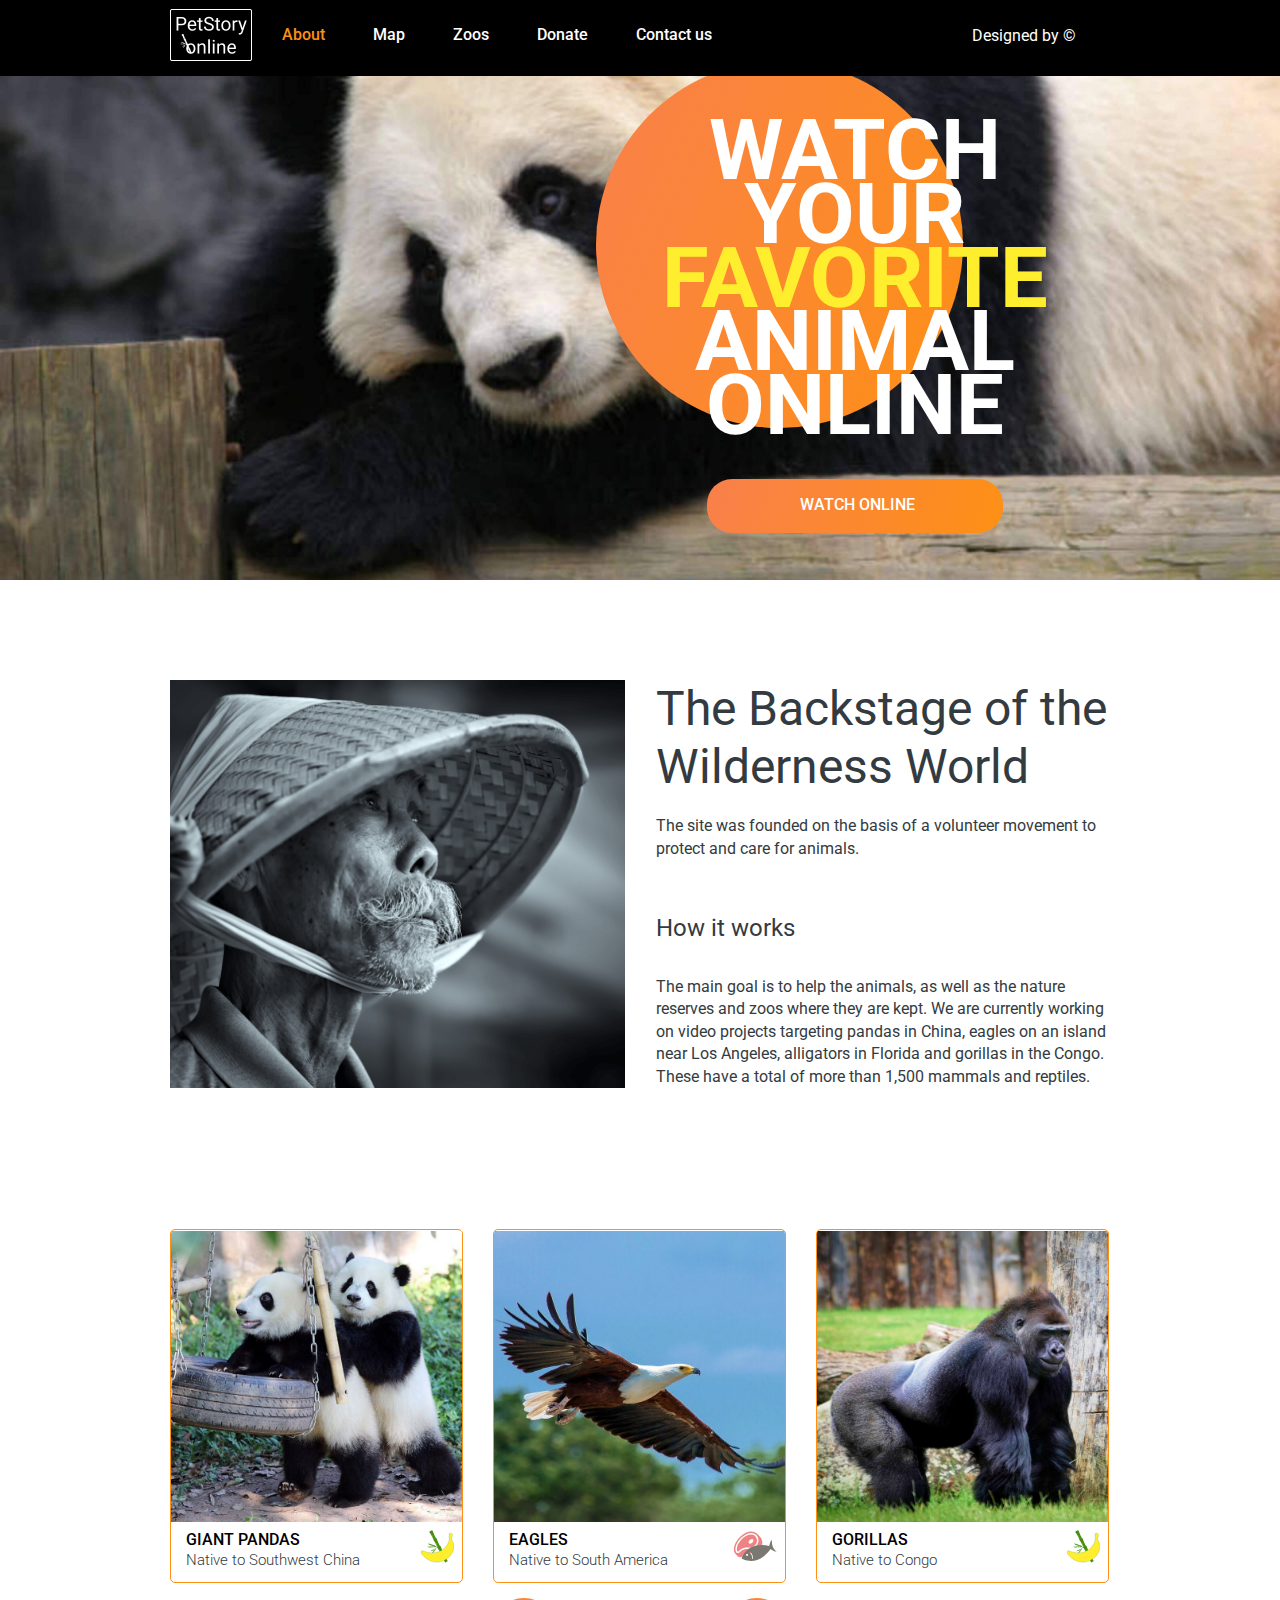
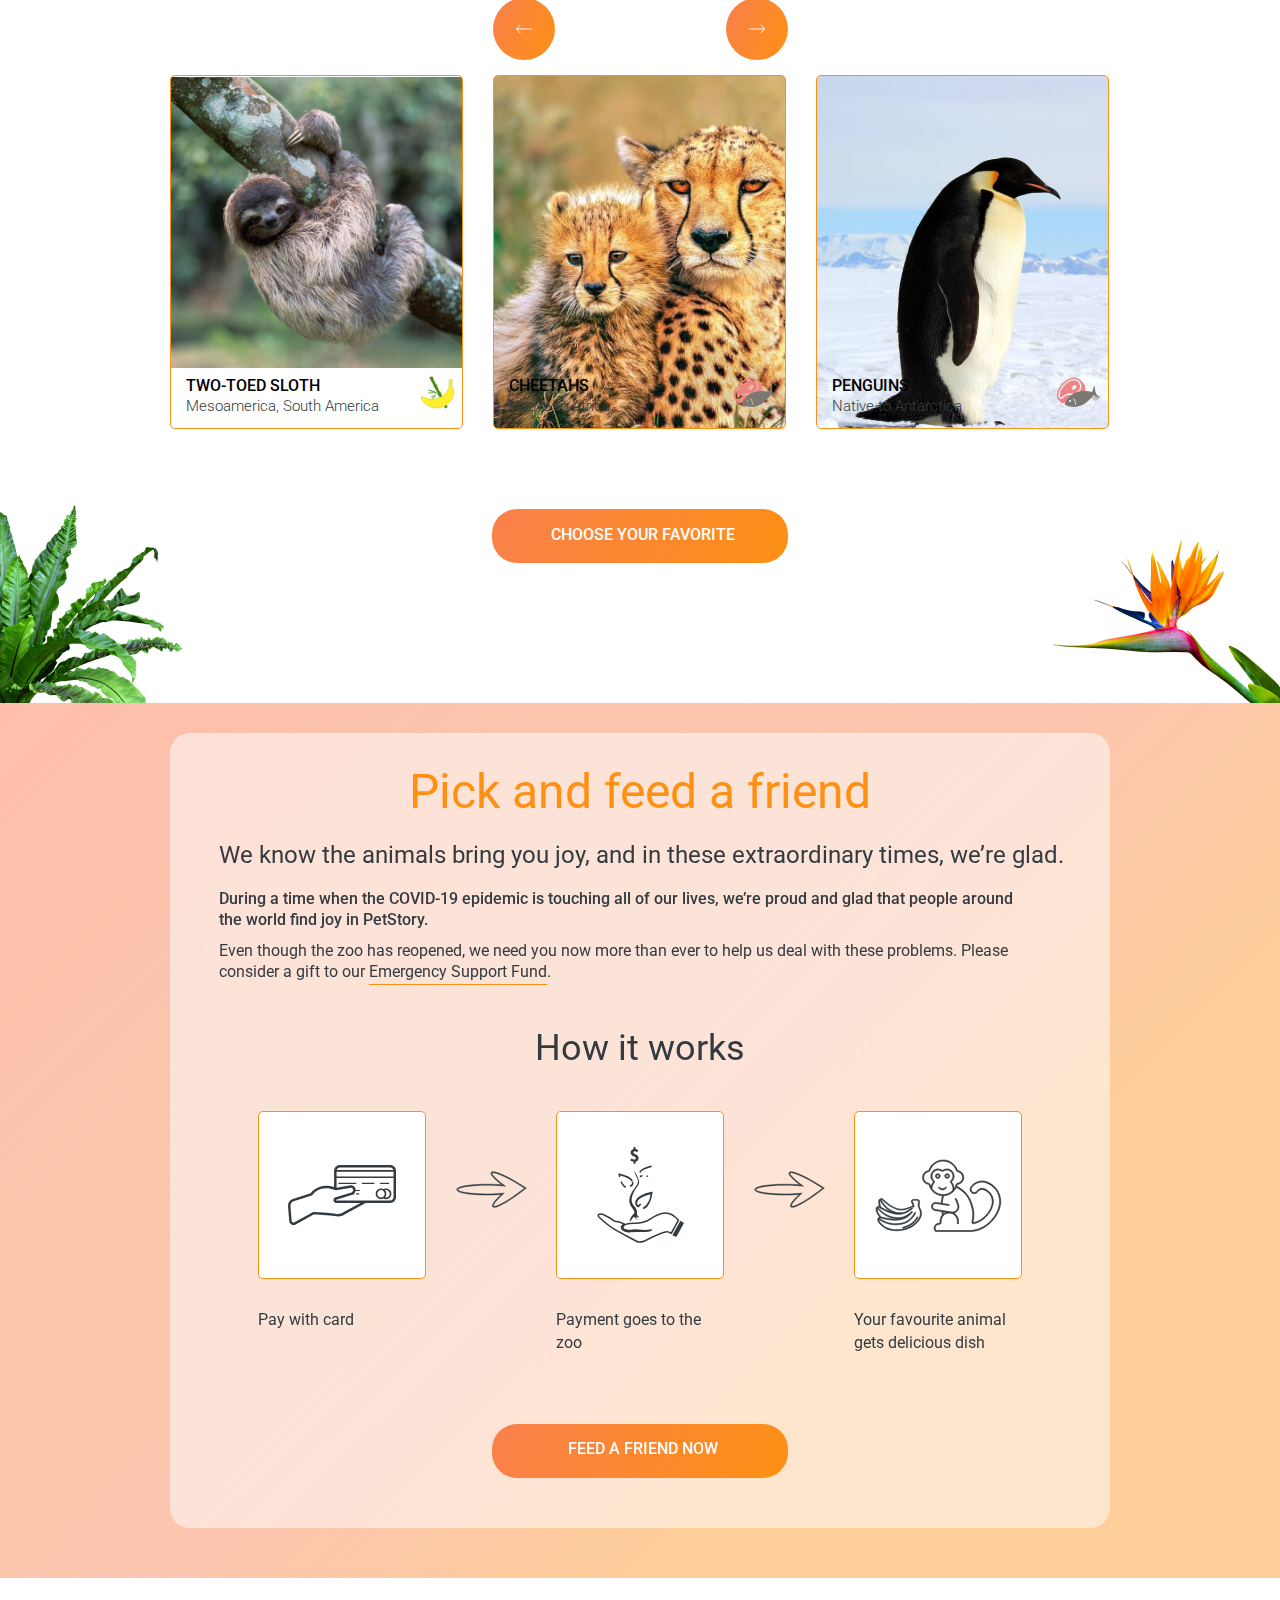
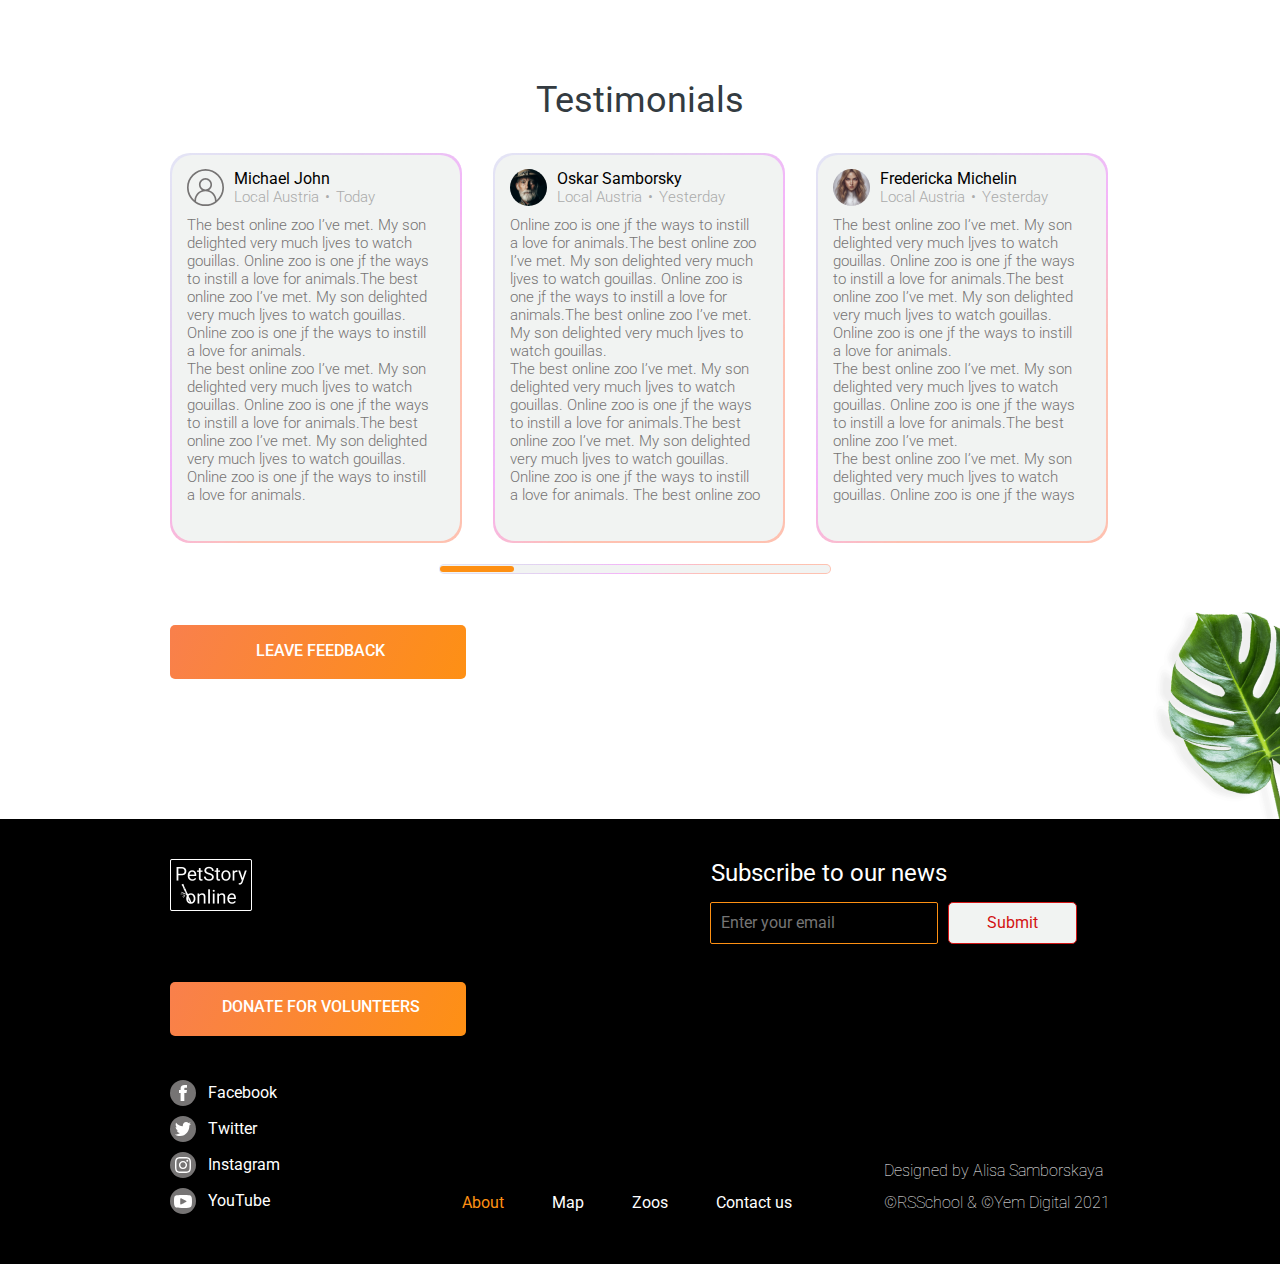
<file: index.html>
<!DOCTYPE html>
<html lang="en">

<head>
    <meta charset="UTF-8">
    <meta http-equiv="X-UA-Compatible" content="IE=edge">
    <meta name="viewport" content="width=device-width, initial-scale=1.0">
    <link rel="preconnect" href="https://fonts.googleapis.com">
    <link rel="preconnect" href="https://fonts.gstatic.com" crossorigin>
    <link href="https://fonts.googleapis.com/css2?family=Roboto:wght@100;300;400;500;700&display=swap" rel="stylesheet">
    <meta name="description" content="PetStory - Watch your favorite animal online">
    <link rel="icon" type="image/png" href="./assets/icons/favicon.svg">
    <link rel="stylesheet" href="./assets/styles/normalize.css">
    <link rel="stylesheet" href="./assets/styles/main.css">
    <link rel="stylesheet" href="style.css">
    <title>PetStory online</title>
</head>

<body>
    <div class="wrapper">
        <header class="header">
            <div class="container header__container">
                <div class="header__block">
                    <div class="logo-burger"></div>
                    <div class="logo_and_menu">
                        <div class="nav-wrapper">
                            <div class="logo">
                                <a href="#about">
                                    <img src="./assets/icons/logo_orange.png" class="logo-orange" alt="PetStory logo">
                                    <img src="./assets/icons/logo_orange.png" class=" logo-tablet" alt="PetStory logo">
                                    <img src="./assets/images/logo.png" class="logo-desktop" alt="PetStory logo">
                                    <h1 hidden>PetStory online</h1>
                                </a>
                            </div>
                            <div class="nav-block">
                                <nav class="header__nav nav">
                                    <ul class="nav__list">
                                        <li class="nav__item">
                                            <a href="#about" class="nav__link current-page" id="about">About</a>
                                        </li>
                                        <li class="nav__item">
                                            <a href="#" class="nav__link">Map</a>
                                        </li>
                                        <li class="nav__item">
                                            <a href="#" class="nav__link">Zoos</a>
                                        </li>
                                        <li class="nav__item">
                                            <a href="./pages/donate.html" class="nav__link">Donate</a>
                                        </li>
                                        <li class="nav__item">
                                            <a href="#" class="nav__link">Contact us</a>
                                        </li>
                                    </ul>
                                </nav>
                                <div class="designed">
                                    <a class="designed-link"
                                        href="https://www.figma.com/file/ypzT9idgAILaSRVRmDAJxn/online-zoo-3-weeks"
                                        target="_blank">Designed by
                                        ©</a>
                                </div>
                            </div>
                        </div>
                    </div>
                    <button class="burger"></button>
                </div>
            </div>
        </header>
        <main class="main">
            <section class="page-fade"></section>
            <section class="hero">
                <div class="hero-container">
                    <div class="container hero-block">
                        <h2 hidden>Watch your favorite animal online</h2>
                        <div class="hero-group">
                            <div class="hero__circle"></div>
                            <div class="hero__title">Watch your <span class="hero__title_accent">favorite</span> animal
                                online</div>
                            <button class="button hero__button">Watch online</button>
                        </div>
                    </div>
                </div>
            </section>
            <section class="backstage">
                <div class="container">
                    <div class="backstage-block">
                        <div class="backstage-block__image"></div>
                        <div class="backstage-group">
                            <h2>The Backstage of the Wilderness World</h2>
                            <p>The site was founded on the basis of a volunteer movement to protect and care for
                                animals.
                            </p>
                            <h4 class="subtitle">How it works</h4>
                            <p>The main goal is to help the animals, as well as the nature reserves and zoos where they
                                are
                                kept. We are currently working on video projects targeting pandas in China, eagles on an
                                island near Los Angeles, alligators in Florida and gorillas in the Congo. These have a
                                total
                                of more than 1,500 mammals and reptiles.</p>
                        </div>
                    </div>
                </div>
            </section>
            <section class="animals_cards">
                <div class="container">
                    <h2 hidden>Animals card gallery</h2>
                    <div class="animals-block">
                        <div class="animals-block__buttons">
                            <button class="animals-block__left-btn"></button>
                            <button class="animals-block__right-btn"></button>
                        </div>
                        <div class="animals-gallery">
                            <div class="cards-block">
                                <div class="slider-left"></div>
                                <div class="slider-center">
                                    <div class="animal-card card">
                                        <div class="animal-img animal-1"></div>
                                        <div class="animal-card-group">
                                            <div class="animal-title">
                                                <span class="animal">Giant Pandas</span>
                                                <span class="habitat">Native to Southwest China</span>
                                            </div>
                                            <div class="food-logo herbivore"></div>
                                        </div>
                                    </div>
                                    <div class="animal-card card">
                                        <div class="animal-img animal-2"></div>
                                        <div class="animal-card-group">
                                            <div class="animal-title">
                                                <span class="animal">Eagles</span>
                                                <span class="habitat">Native to South America</span>
                                            </div>
                                            <div class="food-logo predator"></div>
                                        </div>
                                    </div>
                                    <div class="animal-card card">
                                        <div class="animal-img animal-3"></div>
                                        <div class="animal-card-group">
                                            <div class="animal-title">
                                                <span class="animal">Gorillas</span>
                                                <span class="habitat">Native to Congo</span>
                                            </div>
                                            <div class="food-logo herbivore"></div>
                                        </div>
                                    </div>
                                    <div class="animal-card card">
                                        <div class="animal-img animal-4"></div>
                                        <div class="animal-card-group">
                                            <div class="animal-title">
                                                <span class="animal">Two-Toed Sloth</span>
                                                <span class="habitat">Mesoamerica, South America</span>
                                            </div>
                                            <div class="food-logo herbivore"></div>
                                        </div>
                                    </div>
                                    <div class="animal-card card animal-5">
                                        <div class="animal-img"></div>
                                        <div class="animal-card-group">
                                            <div class="animal-title">
                                                <span class="animal">Cheetahs</span>
                                                <span class="habitat">Native to Africa</span>
                                            </div>
                                            <div class="food-logo predator"></div>
                                        </div>
                                    </div>
                                    <div class="animal-card card animal-6">
                                        <div class="animal-img"></div>
                                        <div class="animal-card-group">
                                            <div class="animal-title">
                                                <span class="animal">Penguins</span>
                                                <span class="habitat">Native to Antarctica</span>
                                            </div>
                                            <div class="food-logo predator"></div>
                                        </div>
                                    </div>
                                </div>
                                <div class="slider-right"></div>
                            </div>
                        </div>
                        <button class="button choose-btn">Choose your favorite</button>
                    </div>
                </div>
            </section>
            <section class="pick-and-feed">
                <div class="container">
                    <div class="pick-and-feed-block">
                        <h2 class="pick-and-feed-title">Pick and feed a friend</h2>
                        <div class="pick-and-feed-group">
                            <h4>We know the animals bring you joy, and in these extraordinary times,
                                we’re glad.</h4>
                            <p class="pick-and-feed-accent">During a time when the COVID-19 epidemic is touching
                                all of our lives, we’re proud and glad that people around the world find joy in
                                PetStory.</p>
                            <p>Even though the zoo has reopened, we need you now more than ever to help us deal with
                                these problems. Please consider a gift to our <a href="#">Emergency Support
                                    Fund</a>.
                            </p>
                        </div>
                        <h3>How it works</h3>
                        <div class="pick-and-feed-widjet-block">
                            <div class="pick-and-feed-widjets">
                                <div class="pick-and-feed-widjet widjet1">
                                    <div class="pick-and-feed-icon pick-and-feed-icon1"></div>
                                    <p>Pay with card</p>
                                </div>
                                <div class="outline-arrow"></div>
                                <div class="pick-and-feed-widjet widjet2">
                                    <div class="pick-and-feed-icon pick-and-feed-icon2"></div>
                                    <p>Payment goes to the zoo</p>
                                </div>
                                <div class="outline-arrow"></div>
                                <div class="pick-and-feed-widjet widjet3">
                                    <div class="pick-and-feed-icon pick-and-feed-3-icon3"></div>
                                    <p>Your favourite animal gets delicious dish</p>
                                </div>
                            </div>
                        </div>
                        <div class="button pick-and-feed_btn">
                            <a href="./pages/donate.html">Feed a friend now</a>
                        </div>
                    </div>
                </div>
            </section>
            <section class="testimonials">
                <div class="container">
                    <div class="testimonials-block">
                        <h3>Testimonials</h3>
                        <div class="testimonials-slider">
                            <div class="testimonials-cards">
                                <div class="testimonial-card__frame">
                                    <div class="testimonial-card">
                                        <div class="testimonial-card-visitor">
                                            <div class="testimonial-card-img"></div>
                                            <div class="testimonial-card-info">
                                                <p class="testimonial-card-name">Michael John</p>
                                                <div class="testimonial-card-data">
                                                    <p class="testimonial-card-location">Local Austria</p>
                                                    <p>•</p>
                                                    <p class="testimonial-card-day">Today</p>
                                                </div>
                                            </div>
                                        </div>
                                        <p class="testimonial-card-message">The best online zoo I’ve met. My son
                                            delighted very
                                            much ljves to watch gouillas. Online zoo is one jf the ways to instill a
                                            love for
                                            animals.The best online zoo I’ve met. My son delighted very much ljves to
                                            watch
                                            gouillas. Online zoo is one jf the ways to instill a love for animals.<br>
                                            The best online zoo I’ve met. My son delighted very much ljves to watch
                                            gouillas.
                                            Online zoo is one jf the ways to instill a love for animals.The best online
                                            zoo I’ve
                                            met. My son delighted very much ljves to watch gouillas. Online zoo is one
                                            jf the
                                            ways to instill a love for animals.
                                        </p>
                                    </div>
                                </div>
                                <div class="testimonial-card__frame">
                                    <div class="testimonial-card">
                                        <div class="testimonial-card-visitor">
                                            <div class="testimonial-card-img testimonial-card-img2"></div>
                                            <div class="testimonial-card-info">
                                                <p class="testimonial-card-name">Oskar Samborsky</p>
                                                <div class="testimonial-card-data">
                                                    <p class="testimonial-card-location">Local Austria</p>
                                                    <p>•</p>
                                                    <p class="testimonial-card-day">Yesterday</p>
                                                </div>
                                            </div>
                                        </div>
                                        <p class="testimonial-card-message">Online zoo is one jf the ways to instill a
                                            love for
                                            animals.The best online zoo I’ve met. My son delighted very much ljves to
                                            watch
                                            gouillas. Online zoo is one jf the ways to instill a love for<br>
                                            animals.The
                                            best
                                            online zoo I’ve met. My son delighted very much ljves to watch gouillas.<br>
                                            The best online zoo I’ve met. My son delighted very much ljves to watch
                                            gouillas.
                                            Online zoo is one jf the ways to instill a love for animals.The best online
                                            zoo I’ve
                                            met. My son delighted very much ljves to watch gouillas. Online zoo is one
                                            jf the
                                            ways to instill a love for animals.

                                            The best online zoo I’ve met. My son delighted very much ljves to watch
                                            gouillas.
                                            Online zoo is one jf the ways to instill a love for animals.The best online
                                            zoo I’ve
                                            met. My son delighted very much ljves to watch gouillas. Online zoo is one
                                            jf the
                                            ways to instill a love for animals.
                                        </p>
                                    </div>
                                </div>
                                <div class="testimonial-card__frame">
                                    <div class="testimonial-card">
                                        <div class="testimonial-card-visitor">
                                            <div class="testimonial-card-img testimonial-card-img3"></div>
                                            <div class="testimonial-card-info">
                                                <p class="testimonial-card-name">Fredericka Michelin</p>
                                                <div class="testimonial-card-data">
                                                    <p class="testimonial-card-location">Local Austria</p>
                                                    <p>•</p>
                                                    <p class="testimonial-card-day">Yesterday</p>
                                                </div>
                                            </div>
                                        </div>
                                        <p class="testimonial-card-message">
                                            The best online zoo I’ve met. My son delighted very
                                            much ljves to watch gouillas. Online zoo is one jf the ways to instill a
                                            love for
                                            animals.The best online zoo I’ve met. My son delighted very much ljves to
                                            watch
                                            gouillas. Online zoo is one jf the ways to instill a love for animals.<br>
                                            The best online zoo I’ve met. My son delighted very much ljves to watch
                                            gouillas.
                                            Online zoo is one jf the ways to instill a love for animals.The best online
                                            zoo I’ve
                                            met.<br>
                                            The best online zoo I’ve met. My son delighted very much ljves to watch
                                            gouillas.
                                            Online zoo is one jf the ways to instill a love for animals.The best online
                                            zoo I’ve
                                            met. My son delighted very much ljves to watch gouillas. Online zoo is one
                                            jf the
                                            ways to instill a love for animals.
                                        </p>
                                    </div>
                                </div>
                                <div class="testimonial-card__frame">
                                    <div class="testimonial-card">
                                        <div class="testimonial-card-visitor">
                                            <div class="testimonial-card-img testimonial-card-img4"></div>
                                            <div class="testimonial-card-info">
                                                <p class="testimonial-card-name">Mila Riksha</p>
                                                <div class="testimonial-card-data">
                                                    <p class="testimonial-card-location">Local Austria</p>
                                                    <p>•</p>
                                                    <p class="testimonial-card-day">Yesterday</p>
                                                </div>
                                            </div>
                                        </div>
                                        <p class="testimonial-card-message">My son delighted very much ljves to watch
                                            gouillas.
                                            Online zoo is one jf the ways to instill a love for animals.The best online
                                            zoo I’ve
                                            met. My son delighted very much ljves to watch gouillas. Online zoo is one
                                            jf the
                                            ways to instill a love for animals.The best online zoo I’ve met. My son
                                            delighted
                                            very much ljves to watch gouillas. Online zoo is one jf the ways to instill
                                            a love
                                            for animals.The best online zoo I’ve met. My son delighted very much ljves
                                            to watch
                                            gouillas.<br>
                                            The best online zoo I’ve met. My son delighted very much ljves to watch
                                            gouillas.
                                            Online zoo is one jf the ways to instill a love for animals.The best online
                                            zoo I’ve
                                            met. My son delighted very much ljves to watch gouillas. Online zoo is one
                                            jf the
                                            ways to instill a love for animals.
                                        </p>
                                    </div>
                                </div>
                                <div class="testimonial-card__frame">
                                    <div class="testimonial-card">
                                        <div class="testimonial-card-visitor">
                                            <div class="testimonial-card-img"></div>
                                            <div class="testimonial-card-info">
                                                <p class="testimonial-card-name">Michael John</p>
                                                <div class="testimonial-card-data">
                                                    <p class="testimonial-card-location">Local Austria</p>
                                                    <p>•</p>
                                                    <p class="testimonial-card-day">Today</p>
                                                </div>
                                            </div>
                                        </div>
                                        <p class="testimonial-card-message">The best online zoo I’ve met. My son
                                            delighted very
                                            much ljves to watch gouillas. Online zoo is one jf the ways to instill a
                                            love for
                                            animals.The best online zoo I’ve met. My son delighted very much ljves to
                                            watch
                                            gouillas. Online zoo is one jf the ways to instill a love for animals.<br>
                                            The best online zoo I’ve met. My son delighted very much ljves to watch
                                            gouillas.
                                            Online zoo is one jf the ways to instill a love for animals.The best online
                                            zoo I’ve
                                            met. My son delighted very much ljves to watch gouillas. Online zoo is one
                                            jf the
                                            ways to instill a love for animals.
                                        </p>
                                    </div>
                                </div>
                                <div class="testimonial-card__frame">
                                    <div class="testimonial-card">
                                        <div class="testimonial-card-visitor">
                                            <div class="testimonial-card-img testimonial-card-img2"></div>
                                            <div class="testimonial-card-info">
                                                <p class="testimonial-card-name">Oskar Samborsky</p>
                                                <div class="testimonial-card-data">
                                                    <p class="testimonial-card-location">Local Austria</p>
                                                    <p>•</p>
                                                    <p class="testimonial-card-day">Yesterday</p>
                                                </div>
                                            </div>
                                        </div>
                                        <p class="testimonial-card-message">Online zoo is one jf the ways to instill a
                                            love for
                                            animals.The best online zoo I’ve met. My son delighted very much ljves to
                                            watch
                                            gouillas. Online zoo is one jf the ways to instill a love for<br>
                                            animals.The
                                            best
                                            online zoo I’ve met. My son delighted very much ljves to watch gouillas.<br>
                                            The best online zoo I’ve met. My son delighted very much ljves to watch
                                            gouillas.
                                            Online zoo is one jf the ways to instill a love for animals.The best online
                                            zoo I’ve
                                            met. My son delighted very much ljves to watch gouillas. Online zoo is one
                                            jf the
                                            ways to instill a love for animals.

                                            The best online zoo I’ve met. My son delighted very much ljves to watch
                                            gouillas.
                                            Online zoo is one jf the ways to instill a love for animals.The best online
                                            zoo I’ve
                                            met. My son delighted very much ljves to watch gouillas. Online zoo is one
                                            jf the
                                            ways to instill a love for animals.
                                        </p>
                                    </div>
                                </div>
                                <div class="testimonial-card__frame">
                                    <div class="testimonial-card">
                                        <div class="testimonial-card-visitor">
                                            <div class="testimonial-card-img testimonial-card-img3"></div>
                                            <div class="testimonial-card-info">
                                                <p class="testimonial-card-name">Fredericka Michelin</p>
                                                <div class="testimonial-card-data">
                                                    <p class="testimonial-card-location">Local Austria</p>
                                                    <p>•</p>
                                                    <p class="testimonial-card-day">Yesterday</p>
                                                </div>
                                            </div>
                                        </div>
                                        <p class="testimonial-card-message">
                                            The best online zoo I’ve met. My son delighted very
                                            much ljves to watch gouillas. Online zoo is one jf the ways to instill a
                                            love for
                                            animals.The best online zoo I’ve met. My son delighted very much ljves to
                                            watch
                                            gouillas. Online zoo is one jf the ways to instill a love for animals.<br>
                                            The best online zoo I’ve met. My son delighted very much ljves to watch
                                            gouillas.
                                            Online zoo is one jf the ways to instill a love for animals.The best online
                                            zoo I’ve
                                            met.<br>
                                            The best online zoo I’ve met. My son delighted very much ljves to watch
                                            gouillas.
                                            Online zoo is one jf the ways to instill a love for animals.The best online
                                            zoo I’ve
                                            met. My son delighted very much ljves to watch gouillas. Online zoo is one
                                            jf the
                                            ways to instill a love for animals.
                                        </p>
                                    </div>
                                </div>
                                <div class="testimonial-card__frame">
                                    <div class="testimonial-card">
                                        <div class="testimonial-card-visitor">
                                            <div class="testimonial-card-img testimonial-card-img4"></div>
                                            <div class="testimonial-card-info">
                                                <p class="testimonial-card-name">Mila Riksha</p>
                                                <div class="testimonial-card-data">
                                                    <p class="testimonial-card-location">Local Austria</p>
                                                    <p>•</p>
                                                    <p class="testimonial-card-day">Yesterday</p>
                                                </div>
                                            </div>
                                        </div>
                                        <p class="testimonial-card-message">My son delighted very much ljves to watch
                                            gouillas.
                                            Online zoo is one jf the ways to instill a love for animals.The best online
                                            zoo I’ve
                                            met. My son delighted very much ljves to watch gouillas. Online zoo is one
                                            jf the
                                            ways to instill a love for animals.The best online zoo I’ve met. My son
                                            delighted
                                            very much ljves to watch gouillas. Online zoo is one jf the ways to instill
                                            a love
                                            for animals.The best online zoo I’ve met. My son delighted very much ljves
                                            to watch
                                            gouillas.<br>
                                            The best online zoo I’ve met. My son delighted very much ljves to watch
                                            gouillas.
                                            Online zoo is one jf the ways to instill a love for animals.The best online
                                            zoo I’ve
                                            met. My son delighted very much ljves to watch gouillas. Online zoo is one
                                            jf the
                                            ways to instill a love for animals.
                                        </p>
                                    </div>
                                </div>
                                <div class="testimonial-card__frame">
                                    <div class="testimonial-card">
                                        <div class="testimonial-card-visitor">
                                            <div class="testimonial-card-img"></div>
                                            <div class="testimonial-card-info">
                                                <p class="testimonial-card-name">Michael John</p>
                                                <div class="testimonial-card-data">
                                                    <p class="testimonial-card-location">Local Austria</p>
                                                    <p>•</p>
                                                    <p class="testimonial-card-day">Today</p>
                                                </div>
                                            </div>
                                        </div>
                                        <p class="testimonial-card-message">The best online zoo I’ve met. My son
                                            delighted very
                                            much ljves to watch gouillas. Online zoo is one jf the ways to instill a
                                            love for
                                            animals.The best online zoo I’ve met. My son delighted very much ljves to
                                            watch
                                            gouillas. Online zoo is one jf the ways to instill a love for animals.<br>
                                            The best online zoo I’ve met. My son delighted very much ljves to watch
                                            gouillas.
                                            Online zoo is one jf the ways to instill a love for animals.The best online
                                            zoo I’ve
                                            met. My son delighted very much ljves to watch gouillas. Online zoo is one
                                            jf the
                                            ways to instill a love for animals.
                                        </p>
                                    </div>
                                </div>
                                <div class="testimonial-card__frame">
                                    <div class="testimonial-card">
                                        <div class="testimonial-card-visitor">
                                            <div class="testimonial-card-img testimonial-card-img2"></div>
                                            <div class="testimonial-card-info">
                                                <p class="testimonial-card-name">Oskar Samborsky</p>
                                                <div class="testimonial-card-data">
                                                    <p class="testimonial-card-location">Local Austria</p>
                                                    <p>•</p>
                                                    <p class="testimonial-card-day">Yesterday</p>
                                                </div>
                                            </div>
                                        </div>
                                        <p class="testimonial-card-message">Online zoo is one jf the ways to instill a
                                            love for
                                            animals.The best online zoo I’ve met. My son delighted very much ljves to
                                            watch
                                            gouillas. Online zoo is one jf the ways to instill a love for<br>
                                            animals.The
                                            best
                                            online zoo I’ve met. My son delighted very much ljves to watch gouillas.<br>
                                            The best online zoo I’ve met. My son delighted very much ljves to watch
                                            gouillas.
                                            Online zoo is one jf the ways to instill a love for animals.The best online
                                            zoo I’ve
                                            met. My son delighted very much ljves to watch gouillas. Online zoo is one
                                            jf the
                                            ways to instill a love for animals.

                                            The best online zoo I’ve met. My son delighted very much ljves to watch
                                            gouillas.
                                            Online zoo is one jf the ways to instill a love for animals.The best online
                                            zoo I’ve
                                            met. My son delighted very much ljves to watch gouillas. Online zoo is one
                                            jf the
                                            ways to instill a love for animals.
                                        </p>
                                    </div>
                                </div>
                                <div class="testimonial-card__frame">
                                    <div class="testimonial-card">
                                        <div class="testimonial-card-visitor">
                                            <div class="testimonial-card-img testimonial-card-img3"></div>
                                            <div class="testimonial-card-info">
                                                <p class="testimonial-card-name">Fredericka Michelin</p>
                                                <div class="testimonial-card-data">
                                                    <p class="testimonial-card-location">Local Austria</p>
                                                    <p>•</p>
                                                    <p class="testimonial-card-day">Yesterday</p>
                                                </div>
                                            </div>
                                        </div>
                                        <p class="testimonial-card-message">
                                            The best online zoo I’ve met. My son delighted very
                                            much ljves to watch gouillas. Online zoo is one jf the ways to instill a
                                            love for
                                            animals.The best online zoo I’ve met. My son delighted very much ljves to
                                            watch
                                            gouillas. Online zoo is one jf the ways to instill a love for animals.<br>
                                            The best online zoo I’ve met. My son delighted very much ljves to watch
                                            gouillas.
                                            Online zoo is one jf the ways to instill a love for animals.The best online
                                            zoo I’ve
                                            met.<br>
                                            The best online zoo I’ve met. My son delighted very much ljves to watch
                                            gouillas.
                                            Online zoo is one jf the ways to instill a love for animals.The best online
                                            zoo I’ve
                                            met. My son delighted very much ljves to watch gouillas. Online zoo is one
                                            jf the
                                            ways to instill a love for animals.
                                        </p>
                                    </div>
                                </div>
                                <div class="testimonial-card__frame">
                                    <div class="testimonial-card">
                                        <div class="testimonial-card-visitor">
                                            <div class="testimonial-card-img testimonial-card-img4"></div>
                                            <div class="testimonial-card-info">
                                                <p class="testimonial-card-name">Mila Riksha</p>
                                                <div class="testimonial-card-data">
                                                    <p class="testimonial-card-location">Local Austria</p>
                                                    <p>•</p>
                                                    <p class="testimonial-card-day">Yesterday</p>
                                                </div>
                                            </div>
                                        </div>
                                        <p class="testimonial-card-message">My son delighted very much ljves to watch
                                            gouillas.
                                            Online zoo is one jf the ways to instill a love for animals.The best online
                                            zoo I’ve
                                            met. My son delighted very much ljves to watch gouillas. Online zoo is one
                                            jf the
                                            ways to instill a love for animals.The best online zoo I’ve met. My son
                                            delighted
                                            very much ljves to watch gouillas. Online zoo is one jf the ways to instill
                                            a love
                                            for animals.The best online zoo I’ve met. My son delighted very much ljves
                                            to watch
                                            gouillas.<br>
                                            The best online zoo I’ve met. My son delighted very much ljves to watch
                                            gouillas.
                                            Online zoo is one jf the ways to instill a love for animals.The best online
                                            zoo I’ve
                                            met. My son delighted very much ljves to watch gouillas. Online zoo is one
                                            jf the
                                            ways to instill a love for animals.
                                        </p>
                                    </div>
                                </div>
                            </div>
                        </div>
                        <input class="testimonials-line_scroll" type="range" min="0" max="7" value="0">
                        <button class="button testimonials-feedback_btn">Leave feedback</button>
                    </div>
                </div>
            </section>
            <div class="testimonials-popup">
                <div class="testimonials-popup-block"></div>
                <button class="testimonials-popup_btn"></button>
            </div>
        </main>
        <footer class="footer">
            <div class="container">
                <div class="footer-block">
                    <div class="footer-donate-block">
                        <div class="logo">
                            <a href="#about">
                                <img src="./assets/images/logo_mobile_footer.png" class="logo-mobile"
                                    alt="PetStory logo">
                                <img src="./assets/images/logo_tablet_footer.png" class="logo-footer"
                                    alt="PetStory logo">
                                <img src="./assets/images/logo.png" class="logo-desktop" alt="PetStory logo">
                                <h1 hidden>PetStory online</h1>
                            </a>
                        </div>
                        <div class="button footer-donate_btn">
                            <a href="./pages/donate.html">Donate for volunteers</a>
                        </div>
                    </div>
                    <div class="footer-email-block">
                        <h4>Subscribe to our news</h4>
                        <form class="form footer-subscribe-form" action="#">
                            <label class="form__label">
                                <input class="footer-email" type="email" value="" title="E-mail"
                                    placeholder="Enter your email" required>
                            </label>
                            <button class="footer-email_btn" type="submit">Submit</button>
                        </form>
                    </div>
                    <div class="footer-socials-block">
                        <div class="footer-socials">
                            <a href="https://ru-ru.facebook.com" target="_blank">
                                <div class="socials-icon facebook-icon"></div>
                                <p class="social-title">Facebook</p>
                            </a>
                        </div>
                        <div class="footer-socials">
                            <a href="https://twitter.com " target="_blank">
                                <div class="socials-icon twitter-icon"></div>
                                <p class="social-title">Twitter</p>
                            </a>
                        </div>
                        <div class="footer-socials">
                            <a href="https://instagram.com" target="_blank">
                                <div class="socials-icon instagram-icon"></div>
                                <p class="social-title">Instagram</p>
                            </a>
                        </div>
                        <div class="footer-socials">
                            <a href="https://www.youtube.com" target="_blank">
                                <div class="socials-icon youtube-icon"></div>
                                <p class="social-title">YouTube</p>
                            </a>
                        </div>
                    </div>
                    <nav class="footer__nav nav">
                        <ul class="nav__list">
                            <li class="nav__item">
                                <a href="#" class="nav__link  current-page">About</a>
                            </li>
                            <li class="nav__item">
                                <a href="#" class="nav__link">Map</a>
                            </li>
                            <li class="nav__item">
                                <a href="#" class="nav__link">Zoos</a>
                            </li>
                            <li class="nav__item">
                                <a href="#" class="nav__link">Contact us</a>
                            </li>
                        </ul>
                    </nav>
                    <div class="footer-designed-block">
                        <p>Designed by Alisa Samborskaya</p>
                        <p>©RSSchool & ©Yem Digital 2021</p>
                    </div>
                </div>
            </div>
        </footer>
    </div>
    <script src="main.js"></script>
</body>

</html>
</file>
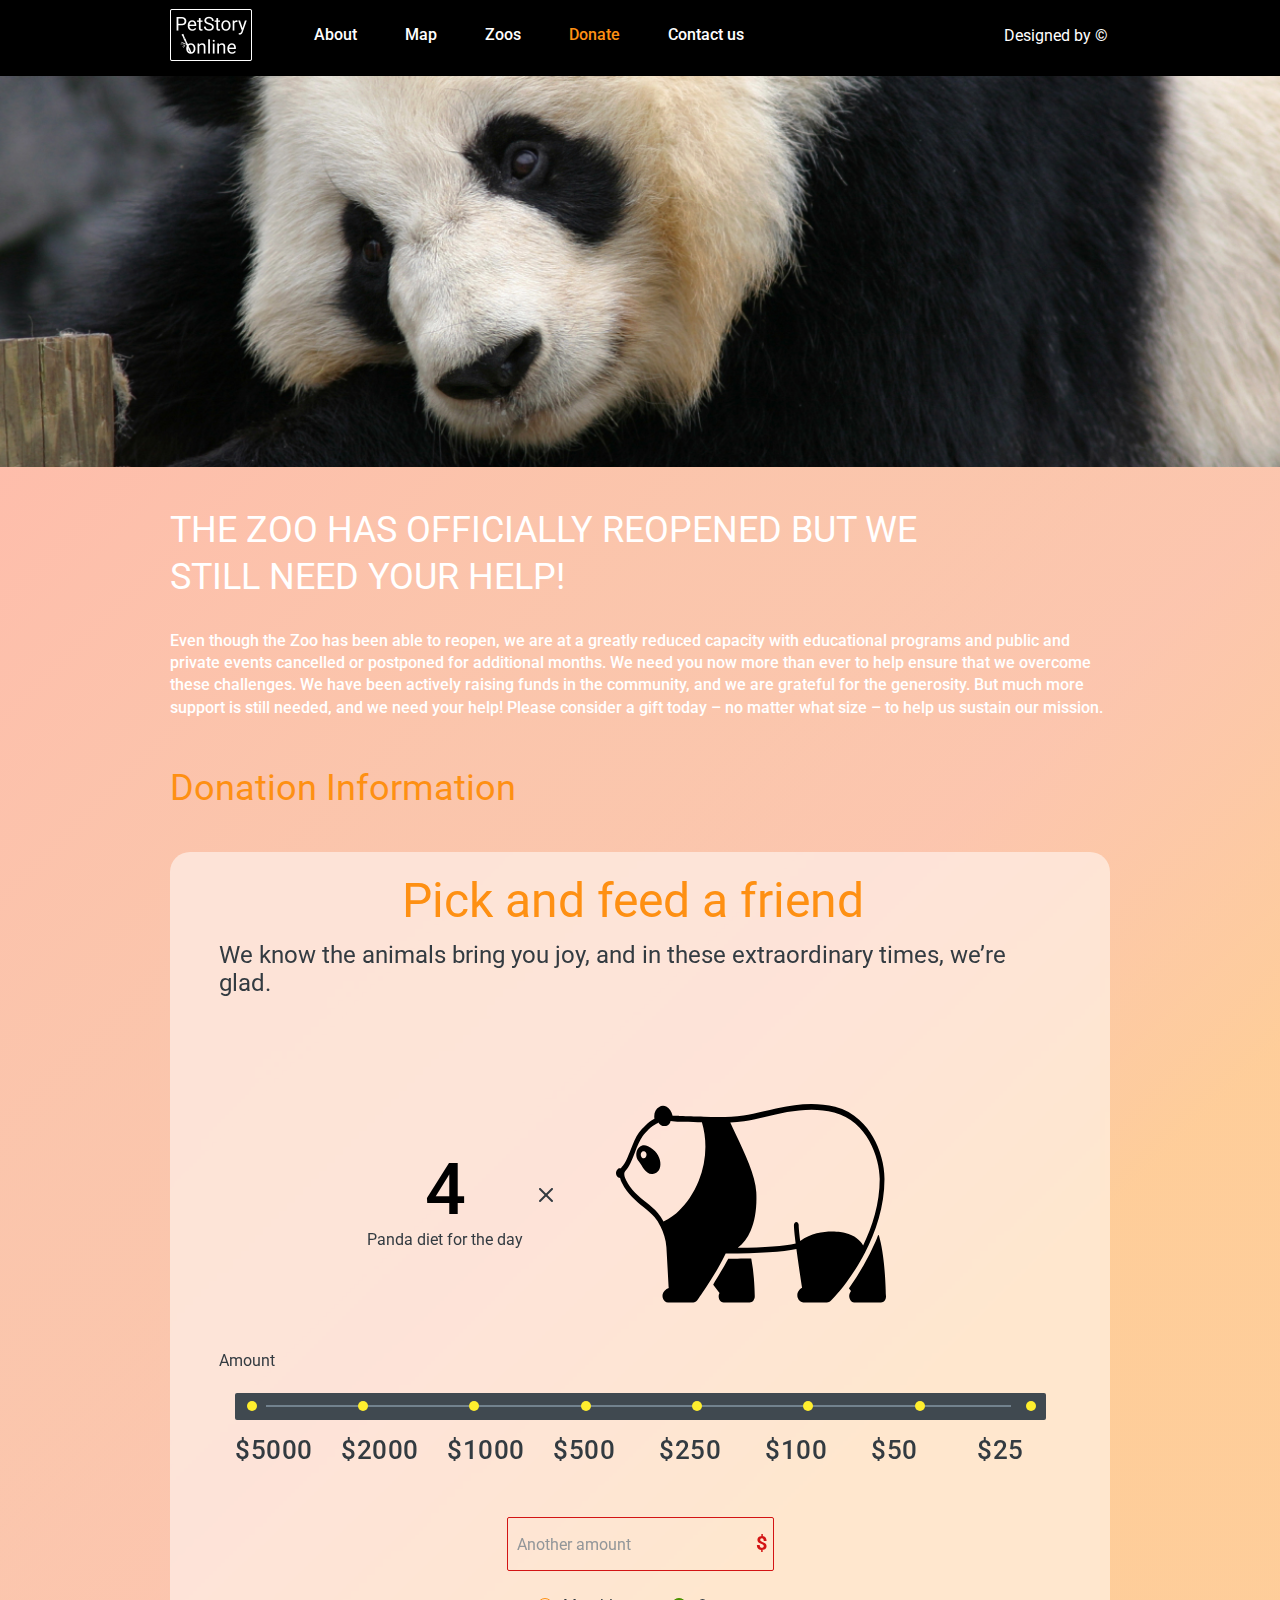
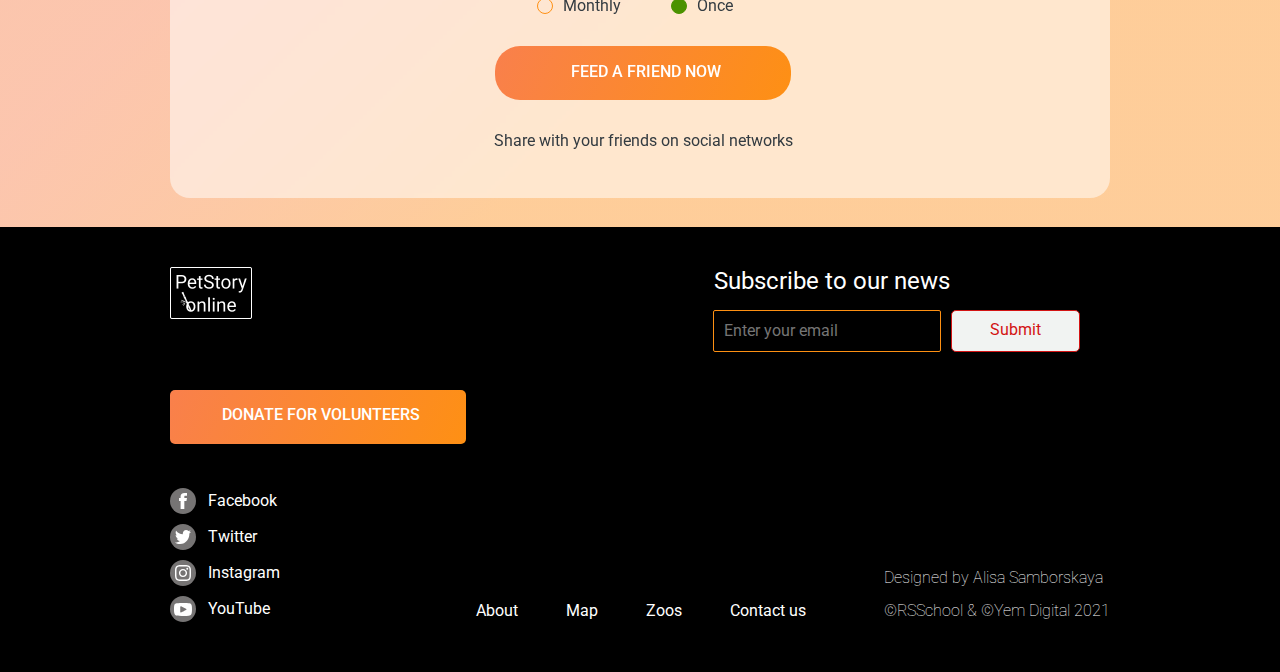
<file: pages/donate.html>
<!DOCTYPE html>
<html lang="en">

<!DOCTYPE html>
<html lang="en">

<head>
    <meta charset="UTF-8">
    <meta http-equiv="X-UA-Compatible" content="IE=edge">
    <meta name="viewport" content="width=device-width, initial-scale=1.0">
    <link rel="preconnect" href="https://fonts.googleapis.com">
    <link rel="preconnect" href="https://fonts.gstatic.com" crossorigin>
    <link href="https://fonts.googleapis.com/css2?family=Roboto:wght@100;300;400;500;700&display=swap" rel="stylesheet">
    <meta name="description" content="PetStory - Watch your favorite animal online">
    <link rel="icon" type="image/png" href="../assets/icons/favicon.svg">
    <link rel="stylesheet" href="../assets/styles/normalize.css">
    <link rel="stylesheet" href="./style.css">
    <link rel="stylesheet" href="../assets/styles/main.css">
    <title>Document</title>
</head>

<body>
    <div class="wrapper">
        <header class="header">
            <div class="container header__container">
                <div class="header__block">
                    <div class="logo">
                        <a href="#about">
                            <img src="../assets/images/logo_tablet.png" class="logo-tablet" alt="PetStory logo">
                            <img src="../assets/images/logo.png" class="logo-desktop" alt="PetStory logo">
                            <h1 hidden>PetStory online</h1>
                        </a>
                    </div>
                    <div class="nav-block">
                        <nav class="header__nav nav">
                            <ul class="nav__list">
                                <li class="nav__item">
                                    <a href="../index.html" class="nav__link " id="about">About</a>
                                </li>
                                <li class="nav__item">
                                    <a href="#" class="nav__link">Map</a>
                                </li>
                                <li class="nav__item">
                                    <a href="#" class="nav__link">Zoos</a>
                                </li>
                                <li class="nav__item">
                                    <a href="./donate.html" class="nav__link  current-page">Donate</a>
                                </li>
                                <li class="nav__item">
                                    <a href="#" class="nav__link">Contact us</a>
                                </li>
                            </ul>
                        </nav>
                        <div class="designed">
                            <a class="designed-link"
                                href="https://www.figma.com/file/ypzT9idgAILaSRVRmDAJxn/online-zoo-3-weeks"
                                target="_blank">Designed by
                                ©</a>
                        </div>
                    </div>
                    <button class="burger"></button>
                </div>
            </div>
        </header>
        <main class="main">
            <section class="hero">
                <div class="hero-container"></div>
            </section>
            <section class="donate">
                <div class="container donate-container">
                    <div class="donate-block">
                        <div class="donate-group">
                            <h4 class="subtitle">THE ZOO HAS OFFICIALLY REOPENED BUT WE STILL NEED YOUR HELP!</h4>
                            <p class="donate-text">Even though the Zoo has been able to reopen, we are at a greatly
                                reduced capacity with educational programs and public and private events cancelled
                                or
                                postponed for additional months. We need you now more than ever to help ensure that
                                we
                                overcome these challenges. We have been actively raising funds in the community, and
                                we
                                are grateful for the generosity. But much more support is still needed, and we need
                                your
                                help! Please consider a gift today – no matter what size – to help us sustain our
                                mission.</p>
                            <h3>Donation Information</h3>
                        </div>
                        <div class="donate-block__form">
                            <h2>Pick and feed a friend</h2>
                            <h4>We know the animals bring you joy, and in these extraordinary times,
                                we’re glad.</h4>
                            <div class="diet-days">
                                <div class="diet-days-group">
                                    <div class="diet-days-number">4</div>
                                    <div class="diet-days-text"><span class="diet-days-animal">Panda</span>
                                        diet for the day</div>
                                </div>
                                <div class="diet-days-multiply"></div>
                                <div class="diet-days-animal-icon"></div>
                            </div>
                            <div class="donate-amount-text">Amount</div>
                            <form class="donate-form" action="">
                                <div class="donate-scale-bg">
                                    <div class="donate-scale-line"></div>
                                    <ul class="donate-scale-steps">
                                        <li class="scale-step1"></li>
                                        <li class="scale-step2"></li>
                                        <li class="scale-step3"></li>
                                        <li class="scale-step4"></li>
                                        <li class="scale-step5"></li>
                                        <li class="scale-step6"></li>
                                        <li class="scale-step7"></li>
                                        <li class="scale-step8"></li>
                                    </ul>
                                </div>
                                <input class="donate-form-input" type="range" min="0" max="7" value="5">
                                <ul class="donation-amounts-group">
                                    <li class="donation-amount amount1">
                                        <div>$5000</div>
                                    </li>
                                    <li class="donation-amount amount2">
                                        <div>$2000</div>
                                    </li>
                                    <li class="donation-amount amount3">
                                        <div>$1000</div>
                                    </li>
                                    <li class="donation-amount amount4">
                                        <div>$500</div>
                                    </li>
                                    <li class="donation-amount amount5">
                                        <div>$250</div>
                                    </li>
                                    <li class="donation-amount amount6">
                                        <div>$100</div>
                                    </li>
                                    <li class="donation-amount amount7">
                                        <div>$50</div>
                                    </li>
                                    <li class="donation-amount amount8">
                                        <div>$25</div>
                                    </li>
                                </ul>
                                <div class="donation-block">
                                    <div class="donation-block-container">
                                        <input class="donation-input" type="number" min="1" max="9999" maxlength="4"
                                            placeholder="Another amount" id="donation-block" required>
                                        <label for="donation-block" class="dollar-sign">$</label>
                                    </div>
                                </div>
                                <div class="donation-period-group">
                                    <div class="donation-period">
                                        <input type="radio" name="donation-radio" id="donation-radio1" required>
                                        <label for="donation-radio1">Monthly</label>
                                    </div>
                                    <div class="donation-period">
                                        <input type="radio" name="donation-radio" id="donation-radio2" checked>
                                        <label for="donation-radio2">Once</label>
                                    </div>
                                </div>
                                <button class="button donation-form-btn">Feed a friend now</button>
                            </form>
                            <span class="donation-caption">Share with your friends on social networks</span>
                        </div>
            </section>
        </main>
        <footer class="footer">
            <div class="container">
                <div class="footer-block">
                    <div class="footer-donate-block">
                        <div class="logo">
                            <a href="../index.html">
                                <img src="../assets/images/logo_mobile_footer.png" class="logo-mobile"
                                    alt="PetStory logo">
                                <img src="../assets/images/logo_tablet_footer.png" class="logo-footer"
                                    alt="PetStory logo">
                                <img src="../assets/images/logo.png" class="logo-desktop" alt="PetStory logo">
                                <h1 hidden>PetStory online</h1>
                            </a>
                        </div>
                        <div class="button footer-donate_btn">
                            <a href="./donate.html">Donate for volunteers</a>
                        </div>
                    </div>
                    <div class="footer-email-block">
                        <h4>Subscribe to our news</h4>
                        <form class="form footer-subscribe-form" action="#">
                            <label class="form__label">
                                <input class="footer-email" type="email" value="" title="E-mail"
                                    placeholder="Enter your email" required>
                            </label>
                            <button class="footer-email_btn" type="submit">Submit</button>
                        </form>
                    </div>
                    <div class="footer-socials-block">
                        <div class="footer-socials">
                            <a href="https://ru-ru.facebook.com" target="_blank">
                                <div class="socials-icon facebook-icon"></div>
                                <p class="social-title">Facebook</p>
                            </a>
                        </div>
                        <div class="footer-socials">
                            <a href="https://twitter.com " target="_blank">
                                <div class="socials-icon twitter-icon"></div>
                                <p class="social-title">Twitter</p>
                            </a>
                        </div>
                        <div class="footer-socials">
                            <a href="https://instagram.com" target="_blank">
                                <div class="socials-icon instagram-icon"></div>
                                <p class="social-title">Instagram</p>
                            </a>
                        </div>
                        <div class="footer-socials">
                            <a href="https://www.youtube.com" target="_blank">
                                <div class="socials-icon youtube-icon"></div>
                                <p class="social-title">YouTube</p>
                            </a>
                        </div>
                    </div>
                    <nav class="footer__nav nav">
                        <ul class="nav__list">
                            <li class="nav__item">
                                <a href="#" class="nav__link">About</a>
                            </li>
                            <li class="nav__item">
                                <a href="#" class="nav__link">Map</a>
                            </li>
                            <li class="nav__item">
                                <a href="#" class="nav__link">Zoos</a>
                            </li>
                            <li class="nav__item">
                                <a href="#" class="nav__link">Contact us</a>
                            </li>
                        </ul>
                    </nav>
                    <div class="footer-designed-block">
                        <p>Designed by Alisa Samborskaya</p>
                        <p>©RSSchool & ©Yem Digital 2021</p>
                    </div>
                </div>
            </div>
        </footer>
    </div>
    <script src="../main.js"></script>
</body>

</html>
</file>
<file: assets/styles/main.css>
:root {
    --green: #4B9200;
    --orange: #FE9013;
    --yellow: #FFEE2E;
    --black_blue: #333B41;
    --white: #FDFDFF;
    --gray: #767474;
    --smoky_gray: #ABABAB;
    --light_gray: #F1F3F2;
    --dark-orange-gr: linear-gradient(113.96deg, #E47209, #E47209 101.44%);
    --orange-gr: linear-gradient(113.96deg, #F9804B 1.49%, #FE9013 101.44%);
    --light-orange_gr: linear-gradient(315.75deg, rgba(254, 210, 144, 0.7) 30.06%, #FEBDAB 100.95%, rgba(254, 210, 144, 0.7) 106.36%), linear-gradient(315.75deg, rgba(254, 189, 171, 0.74) 30.06%, rgba(243, 169, 248, 0.66) 50.74%, #E0D8F0 80.49%, #EAF7FE 127.9%, #EAF7FE 149.54%), linear-gradient(315.75deg, rgba(254, 189, 171, 0.74) 30.06%, rgba(243, 169, 248, 0.66) 50.74%, #E0D8F0 80.49%, #EAF7FE 127.9%, #EAF7FE 149.54%);
    --pink_gr: linear-gradient(315.75deg, rgba(254, 189, 171, 0.74) 30.06%, rgba(243, 169, 248, 0.66) 50.74%, #E0D8F0 80.49%, #EAF7FE 127.9%, #EAF7FE 149.54%), linear-gradient(315.75deg, rgba(254, 189, 171, 0.74) 30.06%, rgba(243, 169, 248, 0.66) 50.74%, #E0D8F0 80.49%, #EAF7FE 127.9%, #EAF7FE 149.54%);
    --red: #D31414;
}

body,
html {
    box-sizing: border-box;
    height: 100%;
    font-family: 'Roboto', sans-serif;
    font-style: normal;
    font-weight: 400;
    font-size: 16px;
    line-height: 140%;
    color: var(--black_blue);
    scroll-behavior: smooth;
}

h2 {
    font-weight: 400;
    font-size: 48px;
    line-height: 120%;
    margin: 0;
}

h3 {
    font-weight: 400;
    font-size: 36px;
    line-height: 130%;
    text-align: center;
}

h4 {
    font-weight: 400;
    font-size: 24px;
    line-height: 120%;
    margin: 0;
}

*,
*::before,
*::after {
    box-sizing: inherit;
}

a {
    color: inherit;
    text-decoration: none;
}

ul {
    margin: 0;
    padding: 0;
    list-style: none;
}

p {
    margin: 0;
}

@font-face {
    font-family: "Roboto", sans-serif;
    src: url("../fonts/Roboto-Bold.ttf") format("ttf");
    font-display: swap;
    font-weight: 700;
    font-style: normal;
}

@font-face {
    font-family: "Roboto", sans-serif;
    src: url("../fonts/Roboto-Medium.ttf") format("ttf");
    font-display: swap;
    font-weight: 600;
    font-style: normal;
}

@font-face {
    font-family: "Roboto", sans-serif;
    src: url("../fonts/Roboto-Regular.ttf") format("ttf");
    font-display: swap;
    font-weight: 400;
    font-style: normal;
}

@font-face {
    font-family: "Roboto", sans-serif;
    src: url("../fonts/Roboto-Light.ttf") format("ttf");
    font-display: swap;
    font-weight: 300;
    font-style: normal;
}

@font-face {
    font-family: "Roboto", sans-serif;
    src: url("../fonts/Roboto-Thin.ttf") format("ttf");
    font-display: swap;
    font-weight: 100;
    font-style: normal;
}

.wrapper {
    min-height: 100%;
    display: flex;
    flex-direction: column;
}

.main {
    flex: 1 1 auto;
}


.container {
    width: 1160px;
    height: 100%;
    margin: 0 auto;
}

.header {
    position: relative;
    display: flex;
    z-index: 500;
    height: 76px;
    color: #FFFFFF;
    background-color: #000000;
    margin-bottom: -80px;
}

.header__container {
    display: flex;
    justify-content: space-between;
    align-items: center;
    height: 100%;
}


.nav-wrapper {
    display: flex;
    gap: 30px;
    margin: 0 auto;
}


.logo-tablet,
.logo-footer,
.logo-mobile,
.logo-orange {
    display: none;
}

.logo-desktop {
    width: 82px;
    height: 52px;
}

.logo-burger {
    display: none;
    width: 47px;
    height: 29px;
    background-image: url(../icons/logo_tablet.svg);
    background-position: 0px 0px;
    background-repeat: no-repeat;
    background-size: 100%;
    opacity: 1;
    pointer-events: all;
    transition: 0.3s;
}

.burger {
    display: none;
    width: 24px;
    height: 22px;
    background-image: url(../icons/burger_menu.svg);
    background-position: center right;
    background-repeat: no-repeat;
    background-color: #000000;
    border: none;
    cursor: pointer;
    transition: 0.5s;
}

.burger:hover {
    transform: scale(1.2);
}

.burger:active {
    transform: scale(1);
}

.burger-open {
    left: 0;
}

.page-fade {
    position: fixed;
    z-index: 300;
    top: 34px;
    left: 0;
    width: 100vw;
    height: 100vh;
    background-color: rgba(0, 0, 0, 0.5);
    opacity: 0;
    pointer-events: none;
    transition: 0.3s;
}

.header__block {
    display: flex;
    gap: 62px;
}

.nav {
    display: flex;
    justify-content: space-between;
    align-items: center;
    font-weight: 500;
    padding-bottom: 6px;
}

.nav-block {
    display: flex;
    justify-content: space-between;
    align-items: center;
}

.nav__list {
    display: flex;
    align-items: flex-start;
}

.nav__item:not(:last-child) {
    margin-right: 59px;
}

.nav__link:hover {
    text-decoration: underline;
    text-decoration-color: var(--orange);
    text-underline-offset: 7px;
}

.current-page {
    text-decoration: none;
    color: var(--orange);
    user-select: none;
}

.designed {
    padding-left: 436px;
    padding-bottom: 4px;
}

.button {
    width: 296px;
    height: 54px;
    padding: 0px 0 2px 5px;
    font-family: 'Roboto';
    font-weight: 500;
    font-size: 16px;
    line-height: 140%;
    text-transform: uppercase;
    color: #FFFFFF;
    background: var(--orange-gr);
    border: none;
    border-radius: 25px;
    cursor: pointer;
}

.button:hover {
    background: var(--dark-orange-gr);
    transform: scale(1.05);
}

.footer {
    padding: 40px 0 50px 0;
    text-align: center;
    background-color: #000000;
    color: #FFFFFF;
}

.footer-block {
    display: flex;
    flex-wrap: wrap;
    justify-content: space-between;
    color: #FFFFFF;
}

.footer-donate-block {
    display: flex;
    flex-direction: column;
    align-items: flex-start;
    width: 50%;
    gap: 65px;
}

.footer-donate_btn {
    border-radius: 5px;
}

.footer-email-block {
    display: flex;
    flex-direction: column;
    align-items: flex-end;
    width: 50%;
    gap: 14px;
}

.footer-email-block h4 {
    padding-right: 130px;
}

.footer-subscribe-form {
    display: flex;
    justify-content: flex-end;
    gap: 10px;
}

.footer-email {
    padding: 10px 7px 10px 10px;
    width: 228px;
    height: 42px;
    font-style: normal;
    font-weight: 400;
    font-size: 16px;
    line-height: 140%;
    color: var(--light_gray);
    background-color: transparent;
    border: 0.7px solid var(--orange);
    border-radius: 2px;
}

input:focus {
    outline: none;
}

form:invalid input:focus {
    color: var(--red);
}

form:valid input:focus {
    color: var(--green);
}

input:default {
    border: 0.8px solid var(--orange);
    ;
}

input:focus:invalid {
    border: 0.8px solid var(--red);
}

input:focus:valid {
    border: 0.8px solid var(--green);
}

form:invalid .footer-email_btn {
    border: 1px solid var(--red);
    color: var(--red);
}

form:valid .footer-email_btn {
    border: 1px solid var(--black_blue);
    color: var(--black_blue);
}

form:valid .footer-email_btn:active {
    transform: scale(1);
    color: var(--green);
    border: 1px solid var(--green);
}

.footer-email_btn {
    width: 129px;
    height: 42px;
    font-style: normal;
    font-weight: 400;
    font-size: 16px;
    line-height: 140%;
    background: var(--light_gray);
    border-radius: 5px;
    cursor: pointer;
}

.footer-email_btn:hover {
    transform: scale(1.05);
}

.footer_email_button:active {
    color: var(--green);
    border: 1px solid var(--green);
    transform: scale(1);
}

.footer-socials-block {
    display: flex;
    flex-direction: column;
    gap: 10px;
    width: 228px;
    padding-top: 44px;
}

.footer-socials a {
    display: flex;
    align-items: center;
    gap: 12px;
}

.socials-icon {
    width: 26px;
    height: 26px;
    border-radius: 50%;
    background-position: center;
    background-repeat: no-repeat;
    background-color: var(--gray);
}

.footer-socials:hover {
    color: var(--orange);
}

.footer-socials:active {
    color: var(--green);
}

.footer-socials:hover .socials-icon {
    background-color: var(--orange);
    transform: scale(1.1);
}

.footer-socials:active .socials-icon {
    background-color: var(--green);
    transform: scale(1);
}

.facebook-icon {
    background-image: url(../icons/facebook-icon.svg);
}


.twitter-icon {
    background-image: url(../icons/twitter-icon.svg);
}

.instagram-icon {
    background-image: url(../icons/instagram-icon.svg);
}

.youtube-icon {
    background-image: url(../icons/youtube-icon.svg);
}

.footer__nav {
    justify-content: center;
    align-items: flex-end;
    padding-bottom: 0;
    gap: 58px;
    width: 38%;
    font-weight: 400;
    color: #FFFFFF;
}

.footer-designed-block {
    display: flex;
    flex-direction: column;
    justify-content: flex-end;
    text-align: start;
    gap: 10px;
    font-weight: 100;
    line-height: 140%;
    text-underline-offset: 7px;
}

.footer-designed-block:hover {
    text-decoration: underline;
    text-decoration-color: var(--orange);
}

.footer-designed-block:active {
    color: var(--green);
    text-decoration-color: var(--green);
    text-decoration: underline;
}

.footer__nav {
    justify-content: center;
    align-items: flex-end;
    gap: 58px;
    width: 42%;
    font-weight: 400;
    color: #FFFFFF;
}

.footer-donate_btn {
    padding-top: 14px;
}

@media (max-width: 1440px) {

    .logo-tablet,
    .logo-footer,
    .logo-mobile {
        display: none;
    }

    .container {
        width: 940px;
    }

    .nav__item:not(:last-child) {
        margin-right: 48px;
    }

    .designed {
        padding-left: 260px;
    }
}

@media (max-width: 980px) {

    .container {
        width: 600px;
    }

    .header {
        position: fixed;
        width: 100%;
        height: 34px;
    }

    .logo-desktop {
        display: none;
    }

    .logo-tablet {
        display: block;
        width: 47px;
        height: 29px;
    }

    .logo_and_menu {
        position: absolute;
        flex-direction: column;
        gap: 15px;
        top: 34px;
        left: 100%;
        width: 100%;
        padding: 10px 0 40px 10px;
        color: #333B41;
        background-color: #FFFFFF;
        box-shadow: 5px 2px 5px 0 grey;
        transition: 0.3s;
    }


    .nav-wrapper {
        display: flex;
        flex-direction: column;
        gap: 30px;
        margin: 0 auto;
        max-width: 640px;
    }

    .nav-block {
        flex-direction: column;
        align-items: flex-start;
        gap: 15px;
    }

    .nav__list {
        flex-direction: column;
        align-items: flex-start;
        gap: 14px;
    }

    .designed {
        padding-left: 0;
    }

    .burger {
        display: block;
        margin-left: 466px;
    }

    .logo-burger {
        display: block;
    }

    .footer {
        padding: 12px 0 12px 0;
    }

    .footer-block {
        gap: 43px 0;
    }

    .footer-logo-and-donate-box {
        gap: 31px;
    }

    .footer-email-block,
    .social-title {
        display: none;
    }

    .footer-socials-block {
        display: flex;
        flex-direction: column;
        align-items: flex-end;
        gap: 20px;
        width: 228px;
        padding-top: 0;
    }

    .footer__nav {
        width: 50%;
        margin-bottom: 4px;
    }

    .footer__nav .nav__item:not(:last-child) {
        margin-right: 36px;
    }

    .logo-footer {
        display: block;
    }

    .footer-donate-block {
        gap: 32px;
    }
}

@media (max-width: 639px) {

    .container {
        width: 300px;
    }

    .burger {
        margin: 4px 0px 0px 164px;
    }

    .header {
        position: fixed;
        width: 100%;
        height: 34px;
    }

    .footer {
        padding: 18px 0 20px 0;
    }

    .footer-block {
        position: relative;
        gap: 28px;
    }

    .footer-donate-block {
        justify-content: center;
        gap: 86px;
        width: 100%;
    }

    .logo-footer {
        display: none;
    }

    .logo-mobile {
        display: block;
        width: 128px;
        height: 25;
        margin-left: 85px;
    }

    .footer-socials-block {
        position: absolute;
        top: 56px;
        flex-direction: row;
        justify-content: center;
        gap: 32px;
        width: 100%;
    }

    .footer__nav {
        order: 10;
        width: 100%;
    }

    .footer__nav .nav {
        margin-left: -7px;
    }

    .footer-designed-block {
        align-items: flex-end;
        width: 100%;
        font-size: 15px;
    }

    .nav__list {
        width: 300px;
        padding-left: 10px;
    }

    .footer__nav .nav__item:not(:last-child) {
        margin-right: 30px;
    }

    .footer-designed-block {
        padding-right: 8px;
    }
}

/* js classes */

.burger-open {
    left: 0;
}

.burger-x {
    background-image: url(../icons/burger_opened.svg);
}

.logo-fader {
    opacity: 0;
    pointer-events: none;
}

.page-fader {
    opacity: 1;
}

.displayed {
    pointer-events: all;
}
</file>
<file: style.css>
.hero-container {
    height: 780px;
    background-position: center;
    background-repeat: no-repeat;
    background-size: cover;
    background-image: url(./assets/images/Giant-Panda.jpg);
}

.hero-block {
    display: flex;
    justify-content: flex-end;
    align-items: flex-end;
    height: 100%;
}

.hero-group {
    position: relative;
    display: flex;
    flex-direction: column;
    align-items: center;
    gap: 60px;
    width: 500px;
    padding-bottom: 100px;
    padding-top: 4px;
}

.hero__title {
    width: 600px;
    height: 400px;
    font-family: 'Roboto';
    font-style: normal;
    font-weight: 700;
    font-size: 106px;
    line-height: 75%;
    color: #FFFFFF;
    text-align: center;
    text-transform: uppercase;
    z-index: 2;
}

.hero__circle {
    content: '';
    position: absolute;
    top: -69px;
    left: -74px;
    width: 465px;
    height: 465px;
    background: var(--orange-gr);
    border-radius: 50%;
    z-index: 1;
}

.hero__title_accent {
    color: var(--yellow);
}

.hero__button {
    text-align: center;
}

.backstage {
    padding: 139px 0 90px 0;
    background-image: url(./assets/images/flower_foto1.png);
    background-position: center right -40px;
    background-repeat: no-repeat;
}

.backstage-block {
    display: flex;
    align-items: center;
    gap: 85px;
}

.backstage-block__image {
    min-width: 609px;
    height: 403px;
    background-image: url(./assets/images/bamboo-cap.png);
    background-position: center;
    background-repeat: no-repeat;
    background-size: cover;
}

.backstage-group {
    display: flex;
    flex-direction: column;
    justify-content: space-between;
    gap: 20px;
}

.backstage-group .subtitle {
    display: block;
    margin-top: 34px;
    margin-bottom: 13px;
}


.animals_cards {
    padding: 88px 0 100px 0;
    background: url(./assets/images/strelitzia.png) right -41px bottom,
        url(./assets/images/palm_foto.png) left -41px bottom;
    background-repeat: no-repeat
}

.animals-gallery {
    overflow: hidden;
}

.animals-block {
    position: relative;
    display: flex;
    flex-direction: column;
    gap: 80px;
}

.animals-block__buttons {
    position: absolute;
    top: 402px;
    left: -81px;
    display: flex;
    justify-content: space-between;
    width: 1322px;
}

.animals-block__right-btn,
.animals-block__left-btn {
    background-position: center;
    background-repeat: no-repeat;
    border-radius: 50%;
    height: 62px;
    border: none;
    width: 62px;
}

.animals-block__right-btn {
    background-image: url(./assets/icons/arrow-right.svg), var(--orange-gr);
}

.animals-block__left-btn {
    background-image: url(./assets/icons/arrow-left.svg), var(--orange-gr);
}

.animals-block__right-btn:hover {
    background-image: url(./assets/icons/arrow-right.svg), var(--dark-orange-gr);
    transform: scale(1.05);
}

.animals-block__left-btn:hover {
    background-image: url(./assets/icons/arrow-left.svg), var(--dark-orange-gr);
    transform: scale(1.05);
}

.animals-block__right-btn:active {
    background-image: url(./assets/icons/arrow-right.svg), var(--green);
    transform: scale(1);
}

.animals-block__left-btn:active {
    background-image: url(./assets/icons/arrow-left.svg), var(--green);
    transform: scale(1);
}

.animals-block__right-btn:disabled {
    background-image: url(./assets/icons/arrow-right.svg), var(--gray);
    transform: scale(1);
}

.animals-block__left-btn:disabled {
    background-image: url(./assets/icons/arrow-left.svg), var(--gray);
    transform: scale(1);
}

.animals-block__left-btn .animals-gallery {
    overflow: hidden;
}

.cards-block {
    position: relative;
    left: -1189px;
    display: flex;
    gap: 30px;
    width: 3537px;
    transition: 1s;
}

.cards-block-non-click {
    pointer-events: none;
}

@keyframes move-left {
    0% {
        left: -1190px;
    }

    100% {
        left: 0;
    }
}

.cards-block-left {
    animation-name: move-left;
    animation-duration: 1.5s;
    animation-timing-function: ease;
}

@keyframes move-right {
    0% {
        left: -1190px;
    }

    100% {
        left: -2380px;
    }
}

.cards-block-right {
    animation-name: move-right;
    animation-duration: 1.5s;
    animation-timing-function: ease
}


.slider-left,
.slider-right,
.slider-center {
    display: flex;
    flex-wrap: wrap;
    gap: 20px 30px;
    width: 1160px;
}

.animal-card {
    display: flex;
    flex-direction: column;
    position: relative;
    box-sizing: border-box;
    width: 366px;
    height: 426px;
    background-color: #FFFFFF;
    border: 1px solid var(--orange);
    border-radius: 5px;
    overflow: hidden;
    transition: 0.3s;
}

.animal-card:hover:before {
    position: absolute;
    content: '';
    left: 0;
    top: 0;
    width: 100%;
    height: 100%;
    background-color: rgba(0, 0, 0, 5);
    z-index: 200;
    opacity: 0;
}

.animal-card:hover::before {
    opacity: 0.5;
}

.animal-img {
    width: 100%;
    height: 368px;
    background-size: 100%;
    background-position: center;
    background-repeat: no-repeat;
    z-index: 100;
    transition: 0.5s;
}

.animal-img:hover {
    background-size: 110%;
}

.animal-1 {
    background-image: url(./assets/images/photo-card1.jpg);
}

.animal-2 {
    background-image: url(./assets/images/photo-card2.jpg);
}

.animal-3 {
    background-image: url(./assets/images/photo-card3.jpg);
}

.animal-4 {
    background-image: url(./assets/images/photo-card4.jpg);
}

.animal-5 {
    background-image: url(./assets/images/photo-card5.jpg);
}

.animal-6 {
    background-image: url(./assets/images/photo-card6.jpg);
}

.animal-card-group {
    position: relative;
    top: 0;
    left: 0;
    display: flex;
    justify-content: space-between;
    align-items: center;
    height: 60px;
    padding: 0 8px 6px 15px;
    transition: 0.5s;
}

.animal-title {
    display: flex;
    flex-direction: column;
    justify-content: center;
}

.animal {
    color: #000000;
    font-style: normal;
    font-weight: 500;
    font-size: 16px;
    line-height: 140%;
    text-transform: uppercase;
}

.habitat {
    font-style: normal;
    font-weight: 300;
    font-size: 15px;
    line-height: 120%;
}

.food-logo {
    width: 48px;
    height: 38px;
    background-position: top right;
    background-repeat: no-repeat;
    opacity: 1;
    transition: 0.3s;
}

.predator {
    background-image: url(./assets/icons/meet-fish_icon.svg);
    margin-top: -6px;
    z-index: 1;
}

.herbivore {
    background-image: url(./assets/icons/banana-bamboo_icon.svg);
    z-index: 1;
}

.choose-btn,
.pick-and-feed_btn {
    align-self: center;
    text-align: center;
}


.card:after {
    content: '';
    transform: scale(0);
    transform-origin: bottom left;
    border-radius: 50%;
    position: absolute;
    top: 60%;
    right: -40%;
    z-index: 0;
    transition: all ease-in-out 0.5s;
}

.card:after {
    background: var(--orange-gr);
    width: 200%;
    height: 200%;
    z-index: 200;
}


.card:hover:after {
    transform: scale(1);
}

.card:hover .animal-card-group {
    top: -70px;
    z-index: 500;
    transition: 0.7s;
    font-size: 180%;
    color: var(--white);
}

.card:hover .food-logo {
    opacity: 0;
}

.pick-and-feed {
    padding: 69px 0 100px 0;
    background: var(--light-orange_gr);
}

.pick-and-feed-block {
    display: flex;
    flex-direction: column;
    gap: 30px;
    padding: 41px 0 59px 0;
    background: rgba(253, 253, 255, 0.52);
    backdrop-filter: blur(2px);
    border-radius: 20px;
}

.pick-and-feed-block h3 {
    margin-top: 0;
    margin-bottom: 10px;
}

.pick-and-feed-title {
    text-align: center;
    color: var(--orange);
}

.pick-and-feed-group {
    display: flex;
    flex-direction: column;
    gap: 10px;
    margin-bottom: 30px;
    padding-left: 99px;
    line-height: 130%;
}

.pick-and-feed-group a {
    text-decoration: underline;
    text-decoration-color: var(--orange);
    text-underline-offset: 7px;
}

.pick-and-feed-group h4 {
    margin-bottom: 30px;
}

.pick-and-feed-accent {
    font-weight: 500;
    font-size: 16px;
    line-height: 130%;
}

.pick-and-feed-widjets {
    position: relative;
    display: flex;
    justify-content: center;
}

.pick-and-feed-widjet {
    display: flex;
    flex-direction: column;
    gap: 30px;
    width: 168px;
    margin-bottom: 30px;
}

.pick-and-feed-icon {
    width: 168px;
    height: 168px;
    background-color: #FFFFFF;
    background-position: center;
    background-repeat: no-repeat;
    border: 1px solid var(--orange);
    border-radius: 5px;
}

.pick-and-feed-icon1 {
    background-image: url(./assets/icons/pay.svg);
}

.outline-arrow {
    width: 130px;
    background: url(./assets/icons/outline-arrow.svg);
    background-position: top 60px center;
    background-repeat: no-repeat;
}

.pick-and-feed-icon2 {
    background-image: url(./assets/icons/zoo.svg);
}

.pick-and-feed-3-icon3 {
    background-image: url(./assets/icons/monkey.svg);
}

.pick-and-feed_btn {
    padding-top: 14px;
}

.testimonials {
    padding: 140px 0 180px 0;
    background-image: url(./assets/images/leaf_foto.png);
    background-position: right -40px bottom -134px;
    background-repeat: no-repeat;
}

.testimonials-block {
    display: flex;
    flex-direction: column;
    gap: 22px;
}

.testimonials-block h3 {
    margin-top: 0;
    margin-bottom: 26px;
}

.testimonials-slider {
    overflow: hidden;
    position: relative;
    height: 390px;
    padding: 1px;
}

.testimonials-cards {
    position: absolute;
    top: 0;
    left: 0;
    display: flex;
    gap: 29px;
    transition: 0.5s;
}

.testimonial-card__frame {
    display: flex;
    padding: 2px;
    background: var(--pink_gr);
    border-radius: 20px;
}

.testimonial-card {
    display: flex;
    flex-direction: column;
    gap: 10px;
    width: 264px;
    height: 386px;
    padding: 14px 13px 19px 15px;
    background-color: var(--light_gray);
    border-radius: 20px;
}

.testimonial-card-visitor {
    display: flex;
    gap: 10px;
}

.testimonial-card-img {
    width: 37px;
    height: 37px;
    background-image: url(./assets/icons/visitor_icon1.svg);
    background-position: center;
    background-repeat: no-repeat;
}

.testimonial-card-name {
    line-height: 120%;
    color: #000000;
}

.testimonial-card-data {
    display: flex;
    gap: 6px;
    font-weight: 300;
    font-size: 15px;
    line-height: 120%;
    color: var(--smoky_gray);
}

.testimonial-card-img2 {
    background-image: url(./assets/icons/visitor_icon2.svg);
}

.testimonial-card-img3 {
    background-image: url(./assets/icons/visitor_icon3.svg);
}

.testimonial-card-img4 {
    background-image: url(./assets/icons/visitor_icon4.svg);
}

.testimonial-card-message {
    overflow: hidden;
    max-height: 308px;
    font-weight: 300;
    font-size: 15px;
    line-height: 120%;
    color: var(--gray);
}

.testimonials-line_scroll {
    position: relative;
    align-self: center;
    width: 600px;
    height: 6px;
    margin-bottom: 8px;
}

.testimonials-line_scroll::before {
    content: '';
    position: absolute;
    top: 0;
    right: 0;
    bottom: 0;
    left: 0;
    z-index: -1;
    margin: -1px;
    background: var(--pink_gr);
    border-radius: 5px;
}

input[type=range] {
    width: 600px;
    height: 8px;
    background-color: var(--light_gray);
    border-radius: 5px;
    -webkit-appearance: none;
    -moz-appearance: none;
    appearance: none;
}

input[type="range"]::-webkit-slider-thumb {
    -webkit-appearance: none;
    height: 36px;
    width: 20%;
    height: 6px;
    background: var(--orange);
    border-radius: 5px;
    cursor: pointer;
}

input[type="range"]::-webkit-slider-thumb:hover {
    background: var(--dark-orange-gr);
}

input[type="range"]:active::-webkit-slider-thumb {
    background: var(--green);
}

input[type="range"]::-webkit-slider-thumb:active {
    background: var(--green)
}


input[type=range]::-webkit-slider-runnable-track {
    width: 100%;
    cursor: pointer;
}

.testimonials-feedback_btn {
    border-radius: 5px;
}

.testimonials-popup {
    z-index: 500;
    position: fixed;
    left: 50%;
    top: 50%;
    transform: translate(-50%, -50%);
    display: flex;
    justify-content: center;
    align-items: center;
    width: 100vw;
    height: 100vh;
    padding-left: 16px;
    background-color: rgba(63, 39, 11, 0.7);
    opacity: 0;
    pointer-events: none;
    transition: 0.5s;
}

.testimonials-popup-block {
    width: 265px;
    height: 388px;
    padding: 2px;
    background: var(--pink_gr);
    border-radius: 20px;
}

.testimonials-popup .testimonial-card {
    height: 100%;
    padding-bottom: 0;
}

.testimonials-popup .testimonial-card-text {
    max-height: 310px
}

.testimonials-popup_btn {
    z-index: 500;
    position: relative;
    top: -180px;
    left: 10px;
    width: 20px;
    height: 20px;
    background-image: url(./assets/icons/close-popup.svg);
    background-position: center;
    background-repeat: no-repeat;
    background-size: cover;
    background-color: transparent;
    border: none;
    cursor: pointer;
}

.testimonials-popup_btn:hover {
    transform: scale(1.2);
}

.testimonials-popup_btn:active {
    transform: scale(1);
}

@media (max-width: 1599px) {
    .backstage {
        background-image: none;
    }
}

@media (max-width: 1440px) {
    .hero-container {
        height: 584px;
    }

    .hero-group {
        gap: 40px;
        width: 511px;
        padding-bottom: 47px;
    }

    .hero__circle {
        top: -54px;
        left: -3px;
        width: 367px;
        height: 367px;
    }

    .hero__title {
        width: 400px;
        height: 320px;
        font-size: 85px;
    }

    .backstage {
        padding: 100px 0 90px 0;
    }

    .backstage-block {
        display: flex;
        align-items: center;
        gap: 31px;
    }

    .backstage-block__image {
        min-width: 455px;
        height: 408px;
    }

    .animals_cards {
        padding: 51px 0 140px 0;
        background: url(./assets/images/palm_foto-M.png) left bottom no-repeat,
            url(./assets/images/strelitzia_M.png) right bottom no-repeat;
    }

    .cards-block {
        position: relative;
        left: -970px;
        display: flex;
        gap: 30px;
        width: 2880px;
        transition: 1s;
    }


    @keyframes move-left {
        0% {
            left: -970px;
        }

        100% {
            left: 0;
        }
    }


    @keyframes move-right {
        0% {
            left: -970px;
        }

        100% {
            left: -1940px;
        }
    }

    .slider-left,
    .slider-center,
    .slider-right {
        display: flex;
        flex-wrap: wrap;
        gap: 92px 30px;
        width: 940px;
    }

    .animals-block__buttons {
        z-index: 200;
        top: 369px;
        left: 323px;
        display: flex;
        justify-content: space-between;
        width: 295px;
    }

    .animal-card {
        width: 293px;
        height: 354px;
    }

    .animal-img {
        height: 293px;
    }

    .pick-and-feed {
        padding: 30px 0 50px 0;
    }

    .pick-and-feed-block {
        gap: 20px;
        padding: 30px 0 50px 0;
    }

    .pick-and-feed-group {
        gap: 10px;
        margin-bottom: 22px;
        padding-left: 49px;
    }

    .pick-and-feed-group h4 {
        margin-bottom: 10px;
    }

    .pick-and-feed-group p {
        padding-right: 78px;
    }

    .pick-and-feed-block h3 {
        margin-bottom: 20px;
    }

    .pick-and-feed_btn {
        margin-top: 20px;
    }

    .testimonials {
        padding: 99px 0 140px 0;
        background-image: url(./assets/images/leav_foto-M.png);
        background-position: right bottom -86px;
    }

    .testimonials-block h3 {
        margin-bottom: 7px;
    }

    .testimonials-cards {
        gap: 31px;
        width: 1907px;
    }

    .testimonial-card {
        width: 288px;
        height: 386px;
    }

    .testimonial-card-message {
        max-height: 290px;
        padding-right: 10px;
    }

    .testimonials-line_scroll {
        margin-bottom: 30px;
        margin-right: 10px;
    }

    input[type=range] {
        width: 390px;
    }

    input[type="range"]::-webkit-slider-thumb {
        width: 19%;
    }

    .footer-email-block {
        width: 40%;
        margin-right: 33px;
    }

    .footer__nav {
        margin-right: 27px;
    }
}

@media (max-width: 980px) {
    .hero-container {
        height: 373px;
    }

    .hero-block {
        padding-top: 80px;
    }

    .hero-group {
        position: relative;
        display: flex;
        flex-direction: column;
        align-items: flex-end;
        gap: 0;
        width: 100%;
        height: 100%;
        padding-bottom: 40px;
    }

    .hero__title {
        width: 255.64px;
        height: 204.38px;
        font-size: 54.2894px;
        margin-right: -3px;
    }

    .hero__circle {
        top: -39px;
        left: 311px;
        width: 237.6px;
        height: 237.6px;
    }

    .hero__button {
        margin-top: -8px;
        align-self: flex-start;
    }

    .backstage {
        padding: 60px 0 36px 0;
        background-image: url(./assets/images/flower_foto1.png);
        background-position: right -5px;
    }

    .backstage-block__image {
        display: none;
    }

    .backstage-group {
        padding-right: 110px;
    }

    .backstage-group h2 {
        margin-left: 4px;
    }

    .backstage-group .subtitle {
        margin: 9px 0px 0px 4px;
    }

    .animals_cards {
        padding: 42px 0 100px 0;
        background: url(./assets/images/palm_foto_tablet.png) left bottom no-repeat,
            url(./assets/images/strelitzia_tablet.png) right bottom no-repeat;
    }

    .animals-block {
        gap: 59px;
    }

    .animals-gallery {
        position: relative;
        display: flex;
        gap: 30px;
        width: 600px;
        transition: 1s;
    }

    @keyframes move-left {
        0% {
            left: -630px;
        }

        100% {
            left: 0;
        }
    }


    @keyframes move-right {
        0% {
            left: -630px;
        }

        100% {
            left: -1260px;
        }
    }

    .slider-left,
    .slider-center,
    .slider-right {
        display: flex;
        flex-wrap: wrap;
        gap: 92px 30px;
        height: 756px;
    }

    .animals-block__buttons {
        top: 341px;
        left: 221px;
        width: 154px;
    }

    .animal-card {
        width: 285px;
        height: 332px;
    }

    .animal-card-group {
        height: 46px;
        padding: 0 8px 4px 11px;
    }

    .animal,
    .habitat {
        font-size: 12px;
    }

    .food-logo {
        width: 38px;
        height: 29px;
        background-size: contain;
    }

    .pick-and-feed {
        padding: 20px 0 20px 0;
    }

    .pick-and-feed-block .container {
        width: 640px;
    }

    .pick-and-feed-block {
        gap: 20px;
        padding: 10px 0px 60px 0px;
    }

    .pick-and-feed-block h3 {
        margin-bottom: 0;
    }

    .pick-and-feed-title {
        font-size: 42px;
    }

    .pick-and-feed-group {
        gap: 10px;
        margin-bottom: 11px;
        padding-left: 0;
    }

    .pick-and-feed-group h4 {
        margin-bottom: 10px;
        font-size: 22px;
    }

    .pick-and-feed-group p {
        padding-right: 0;
    }

    .pick-and-feed-widjet {
        position: relative;
        display: flex;
        flex-direction: column;
        gap: 28px;
        margin-bottom: 2px;
    }

    .outline-arrow {
        opacity: 0;
    }

    .pick-and-feed-widjet-block {
        padding-right: 20px;
    }

    .widjet3 {
        padding-left: 6px;
    }

    .widjet1::after,
    .widjet2::after {
        position: absolute;
        content: '';
        top: -37px;
        right: -58px;
        width: 90px;
        height: 70px;
        background-image: url(./assets/icons/green_arrow.svg);
        background-position: center;
        background-repeat: no-repeat;
        z-index: 200;
    }

    .testimonials {
        padding: 59px 0 80px 0;
        background-image: url(./assets/images/leav_foto_tablet.png);
        background-position: right bottom -69px;
    }

    .testimonials h3 {
        margin-right: 8px;
    }

    .testimonials-slider {
        height: 357px;
        margin-bottom: 19px;
    }

    .testimonials-cards {
        flex-direction: column;
        gap: 15px;
        width: 100%;
    }

    .testimonial-card {
        flex-direction: column;
        gap: 10px;
        width: 100%;
        height: 105px;
        padding: 12px 13px 8px 10px;
    }

    .testimonial-card-message {
        padding: 5px 0px 0px 5px;
    }

    .testimonials-line_scroll,
    input[type=range] {
        display: none;
    }

    .testimonials-feedback_btn {
        align-self: center;
        width: 240px;
    }

    .footer-nav {
        margin-right: 0;
    }
}

@media (max-width: 639px) {

    .header__container {
        margin: 0px 0px 0px 129px;
    }

    .container {
        width: 300px;
    }

    .hero-container {
        height: 187px;
        margin-top: 34px;
    }

    .hero-block {
        padding-top: 39px;
    }

    .hero__title {
        width: 128px;
        height: 103px;
        font-size: 28px;
        margin-right: 5px;
    }

    .hero__circle {
        top: -17px;
        left: 150px;
        width: 119px;
        height: 119px;
    }

    .hero__button {
        position: absolute;
        margin-top: 166px;
    }

    .backstage {
        padding: 104px 0 36px 0;
        background-image: url(./assets/images/flower_foto_mobile.png);
        background-position: right top 38px;
    }

    .backstage-group {
        gap: 9px;
        padding-right: 4px;
    }

    .backstage-group h2 {
        font-size: 24px;
        margin-left: -5px;
    }

    .backstage-group .subtitle {
        margin-left: -3px;
    }

    .backstage-group p {
        margin-left: -3px;
    }

    .animals_cards {
        padding: 0 0 60px 0;
        background: url(./assets/images/palm_foto_mobile.png) left bottom no-repeat,
            url(./assets/images/strelitzia_mobile.png) right bottom -4px no-repeat;
    }

    .animals-block {
        gap: 20px;
    }

    .animals-gallery {
        height: 1388px;
    }

    .cards-block {
        position: relative;
        left: 0;
        display: flex;
        gap: 30px;
        width: 2880px;
        transition: 1s;
    }

    .slider-center {
        display: flex;
        flex-direction: column;
        flex-wrap: wrap;
        gap: 20px;
        width: 287px;
        height: 1388px;
    }

    .slider-left,
    .slider-right,
    .animals-block__buttons,
    .animal-5,
    .animal-6 {
        display: none;
    }


    .pick-and-feed {
        padding: 21px 0 20px 0;
    }

    .pick-and-feed .container {
        width: 300px;
    }

    .pick-and-feed-block {
        gap: 10px;
        padding: 20px 0 40px 0;
    }

    .pick-and-feed-title {
        font-size: 24px;
    }

    .pick-and-feed-group {
        gap: 10px;
        margin-bottom: 8px;
        text-align: center;
    }

    .pick-and-feed-group h4 {
        margin-bottom: 0;
        padding-right: 4px;
        font-size: 18px;
    }

    .pick-and-feed-group p {
        display: none;
    }

    .pick-and-feed-block h3 {
        margin-bottom: 9px;
        font-size: 24px;
    }

    .pick-and-feed-widjets {
        flex-direction: column;
        align-items: center;
        gap: 20px;
    }

    .pick-and-feed-widjet-block {
        padding-right: 0px;
    }

    .widjet3 {
        padding-left: 0px;
        margin-top: -14px;
    }

    .pick-and-feed-widjet p {
        margin-top: -18px;
    }

    .pick-and-feed_btn {
        margin-top: 26px;
    }

    .widjet1::after {
        top: 172px;
        right: -58px;
    }

    .widjet2::after {
        top: 178px;
        right: -58px;
    }

    .widjet1::after,
    .widjet2::after {
        transform: rotate(85deg);
    }

    .testimonials {
        padding: 29px 0 59px 0;
        background-image: url(./assets/images/leav_foto_S.png);
        background-position: right bottom -30px;
    }

    .testimonials-block {
        gap: 10px;
    }

    .testimonials-block h3 {
        margin-left: 0;
        font-size: 24px;
    }

    .testimonials-slider {
        height: 357px;
        margin-bottom: 20px;
    }

    .testimonial-card-visitor {
        margin-left: -5px;
    }

    .testimonial-card-message {
        padding: 0px 4px 7px 4px;
    }

    .testimonials-feedback_btn {
        margin: 3px 6px 0px 0px;
    }
}

/* js classes */

.displayed {
    pointer-events: all;
}

.popup-shown {
    opacity: 1;
}
</file>
<file: pages/style.css>
h2,
h3 {
    color: var(--orange);
}


.hero-container {
    background-position: center;
    background-repeat: no-repeat;
    background-size: cover;
    background-image: url(../assets/images/panda-donate.jpg);
    margin-top: 75px;
    height: 392px;
}

.subtitle {
    text-transform: uppercase;
    font-weight: 400;
    font-size: 36px;
    line-height: 130%;
    margin-bottom: 9px;
}

.donate {
    background: var(--light-orange_gr);
}


.donate-block {
    display: flex;
    flex-direction: column;
    padding: 40px 0 180px 0;
}

.donate-block h3 {
    text-align: start;
}

.donate-block h2 {
    text-align: center;
    padding-right: 12px;
}

.donate-group {
    color: #FFFFFF;
}

.donate-text {
    line-height: 140%;
    margin-bottom: 47px;
    padding-right: 5px;
    font-weight: 500;
}

.donate-block__form {
    display: flex;
    flex-direction: column;
    gap: 10px;
    padding: 40px 92px 62px 92px;
    background: rgba(255, 255, 255, 0.52);
    backdrop-filter: blur(2px);
    border-radius: 20px;
    margin-top: 22px;
}

.donate-block__form h4 {
    margin-top: 12px;
}

.diet-days {
    display: flex;
    justify-content: center;
    align-items: center;
    gap: 11px;
    margin: 48px 16px 37px 0;
}

.diet-days-group {
    display: flex;
    flex-direction: column;
    gap: 11px;
    margin-top: 57px;
}

.diet-days-number {
    font-weight: 500;
    font-size: 72px;
    line-height: 80%;
    text-align: center;
    text-transform: uppercase;
    color: #000000;
}

.diet-days-multiply {
    width: 14px;
    height: 14px;
    background-image: url(../assets/icons/x_icon.svg);
    background-position: center;
    background-repeat: no-repeat;
    background-size: cover;
    margin-right: 47px;
    margin-top: 30px;
}

.diet-days-animal-icon {
    width: 284px;
    height: 246px;
    background-image: url(../assets/icons/panda.svg);
    background-position: center;
    background-repeat: no-repeat;
    background-size: cover;
}


.donate-form {
    position: relative;
    display: flex;
    flex-direction: column;
    gap: 25px;
    margin-top: 10px;
}

.donate-scale-bg {
    height: 27px;
    background: #404950;
    border-radius: 2px;
}

.donate-scale-line {
    margin: 12px 35px 0 31px;
    height: 2px;
    background: #72828E;
}

.donate-scale-steps {
    z-index: 200;
    display: flex;
    justify-content: space-between;
    margin: -6px 30px 0 26px;
}

.donate-scale-steps li {
    width: 10px;
    height: 10px;
    background: var(--yellow);
    border-radius: 50%;
    transition: 0.2s;
}

.current-step {
    position: relative;
    outline: 2px solid var(--orange);
    outline-offset: 5px;
}

.current-step::after {
    position: absolute;
    left: 0;
    content: '';
    width: 10px;
    height: 10px;
    background: transparent;
    border-radius: 50%;
    outline: 2px solid var(--orange);
    outline-offset: 13px;
}

/* .amount3 {
    color: var(--orange);
} */

input[type="range"] {
    height: 2px;
    margin: -40px 24.55px 0 20.5px;
    background-color: transparent;
    -webkit-appearance: none;
    -moz-appearance: none;
    appearance: none;
}

input[type="range"]::-webkit-slider-thumb {
    -webkit-appearance: none;
    height: 21px;
    width: 21px;
    background: transparent;
    border-radius: 50%;
    cursor: pointer;
}

input[type=range]::-webkit-slider-runnable-track {
    width: 100%;
    cursor: pointer;
}

.donation-amounts-group {
    display: flex;
    justify-content: space-between;
    margin: 8px 0 30px 0;
}

.donation-amount {
    display: flex;
    align-items: flex-end;
    width: 69px;
}

.donation-amount div {
    margin-bottom: 2px;
    font-weight: 500;
    font-size: 26px;
    line-height: 80%;
    letter-spacing: 0.5px;
    text-transform: uppercase;
    color: var(--black-blue);
}


.donation-block {
    position: relative;
    display: flex;
    justify-content: center;
    margin-bottom: -1px;
}

.donation-block-container {
    position: relative;
}

input[type="number"] {
    width: 267px;
    height: 54px;
    padding: 0 30px 0 9px;
    margin: 0 auto;
    background-color: transparent;
    border: 1px solid #929699;
    border-radius: 2px;
    -webkit-appearance: none;
    -moz-appearance: none;
    appearance: none;
}

input[type="number"]::placeholder {
    font-weight: 400;
    font-size: 16px;
    line-height: 140%;
    color: #929699;
}

input[type="number"]::-webkit-outer-spin-button,
input[type="number"]::-webkit-inner-spin-button {
    -webkit-appearance: none;
}

input[type="number"]:invalid {
    color: var(--red);
    border: 1px solid var(--red);
}

input[type="number"]:invalid+label {
    color: var(--red);
}

input[type="number"]:focus:valid {
    color: var(--green);
    border: 1px solid var(--green);
}

input[type="number"]:focus:valid+label {
    color: var(--green);
}

.donation-input {
    display: flex;
    justify-content: center;
    gap: 50px;
    height: 21px;
    margin: 0 12px 5px 0;
}

.dollar-sign {
    position: absolute;
    top: 15px;
    right: 7px;
    font-size: 20px;
    font-weight: bold;
    color: #929699;
}

.donation-period-group {
    display: flex;
    justify-content: center;
    gap: 50px;
    height: 21px;
    margin: 0 12px 5px 0;
}

.donation-period {
    display: flex;
    align-items: center;
    gap: 10px;
}

input[type="radio"],
.feed-days-period-item:hover label {
    cursor: pointer;
}

input[type="radio"] {
    width: 16px;
    height: 16px;
    left: 0px;
    top: 2px;
    border: 1px solid var(--orange);
    background-color: transparent;
    border-radius: 50%;
    -webkit-appearance: none;
    -moz-appearance: none;
    appearance: none;
}

input[type="radio"]:checked {
    border: 1px solid var(--green);
    background-color: var(--green);
}

.donation-form-btn {
    align-self: center;
    margin: 0 0 20px 5px;
}

.donation-caption {
    margin-left: 5px;
    text-align: center;
    color: var(--black-blue);
}

@media (max-width: 1440px) {

    .hero-container {
        height: 396px;
    }

    .donate {
        padding-bottom: 29px;
    }

    .donate-block {
        padding-bottom: 0px;
    }

    .donate-block h4 {
        margin-bottom: 29px;
        padding-right: 100px;
    }

    .donate-block p {
        margin-bottom: 46px;
        padding-right: 6px;
    }

    .donate-block h3 {
        margin-bottom: 40px;
    }

    .donate-block__form {
        gap: 10px;
        padding: 20px 48px 45px 49px;
        margin-top: 0;
    }

    .donate-block__form h2 {
        margin: 0 4px 1px 0;
        text-align: center;
    }

    .donate-block__form h4 {
        margin-top: 0px;
        padding-right: 0px;
    }

    .diet-days {
        gap: 16px;
        margin: 20px 14px 37px 0;
    }

    .diet-days-text {
        padding-bottom: 5px;
    }

    .donate-form {
        padding: 0 16px;
    }

    .donate-scale-steps {
        margin: -6px 10px 0 11.5px;
    }

    .feed-days-range-line {
        margin: 12px 13px 0 13px;
        height: 2px;
        background: #72828E;
    }

    input[type="range"] {
        margin: -40px 4.5px 0 6.4px;
    }

    .footer-email-block {
        padding-right: 30px;
    }
}

@media (max-width: 980px) {
    .hero-container {
        background-position: center;
        background-repeat: no-repeat;
        background-size: cover;
        background-image: url(../assets/images/panda-donate.jpg);
        margin-top: 30px;
        height: 340px;
    }

    .donate {
        padding-bottom: 46px;
    }

    .donate-block {
        padding-top: 30px;
        padding-bottom: 0px;
    }

    .donate-block h4 {
        margin-bottom: 18px;
        padding-right: 0px;
        font-size: 24px;
        line-height: 120%;
    }

    .donate-block p {
        margin-bottom: 30px;
        padding-right: 0;
    }

    .donate-block h3 {
        margin-top: 10px;
        margin-bottom: 30px;
    }

    .donate-block__form {
        padding: 30px 0 31px 0;
        text-align: center;
    }

    .donate-block__form h2 {
        margin-bottom: 11px;
        text-align: center;
        padding: 0;

    }

    .donate-amount-text {
        padding-left: 10px;
        margin-top: -6px;
        text-align: start;
        color: #000000;
    }

    .donate-form {
        gap: 20px;
        padding: 0;
        margin-top: 0px;
    }

    .donate-scale-bg {
        margin-top: -3px;
    }

    .donate-scale-steps {
        margin: -6px 35px 0 35px;
    }

    .scale-step1,
    .scale-step2,
    .scale-step3 {
        display: none;
    }

    .donation-amounts-group {
        margin-left: 13px;
        margin-top: 20px;
    }

    .amount1,
    .amount2,
    .amount3 {
        display: none;
    }

    .feed-days-range-line {
        margin: 12px 37px 0 37px;
    }

    .donation-period-group {
        margin: 14px 19px 0 0;
        gap: 50px;
    }

    .donation-form-btn {
        margin: 11px 0 19px 0;
    }

    .donation-caption {
        margin-left: 0;
    }

    input[type="range"] {
        margin: -40px 30px 0 29px;
    }

    input[type="number"] {
        width: 180px;
        height: 42px;
    }
}

@media (max-width: 639px) {
    .donate {
        padding: 0px 6px 11px 0px;
    }

    .hero-container {
        margin-top: 34px;
        height: 187px;
    }

    .donate-group h3 {
        font-size: 24px;
    }

    .donate-block__form {
        gap: 0;
        padding-top: 16px;
        text-align: center;
    }

    .donate-block__form h2 {
        margin: 0 0 11px 0;
        font-size: 24px;
        text-align: center;
    }

    .donate-block__form h4 {
        margin-bottom: 10px;
        font-size: 16px;
        line-height: 135%;
    }

    .diet-days {
        justify-content: space-between;
        margin: 0 0 5px 0;
    }

    .diet-days-group {
        flex-shrink: 0;
        gap: 0px;
        margin-top: 37px;
        margin-left: 0;
    }

    .diet-days-number {
        font-size: 40px;
    }

    .diet-days-text {
        font-size: 9px;
    }

    .diet-days-multiply {
        width: 9px;
        height: 9px;
        margin: 15px 0 0 -30px;
    }

    .diet-days-animal-icon {
        width: 160px;
        height: 139px;
    }

    .donate-amount-text {
        margin-bottom: 14px;
        padding-left: 0;
    }

    .donate-form {
        gap: 8px;
    }

    .donate-scale-bg {
        height: 14px;
    }

    .donate-scale-line {
        margin: 6px 17px 0 17px;
        height: 1px;
    }

    .donate-scale-steps {
        margin: -3px 18px 0 17px;
    }

    .donate-scale-steps li {
        width: 5px;
        height: 5px;
    }

    .current-step {
        outline: 1px solid var(--orange);
        outline-offset: 2px;
    }

    .current-step::after {
        width: 5px;
        height: 5px;
        outline: 1px solid var(--orange);
        outline-offset: 6px;
    }

    input[type="number"] {
        margin-top: -18px;
    }

    input[type="range"] {
        margin: -8px 15px 0 14px;
    }

    input[type="range"]::-webkit-slider-thumb {
        height: 12px;
        width: 12px;
    }

    .dollar-sign {
        top: -9px;
        right: 8px;
    }

    .donation-amount div {
        font-size: 13px;
    }

    .donation-period-group {
        margin: 18px 20px 0px 0px;
    }

    .donation-form-btn {
        margin: 20px 0 19px 0;
    }

    .donation-caption {
        margin: 8px 0px 0px -6px;
        width: 310px;
    }
}
</file>
